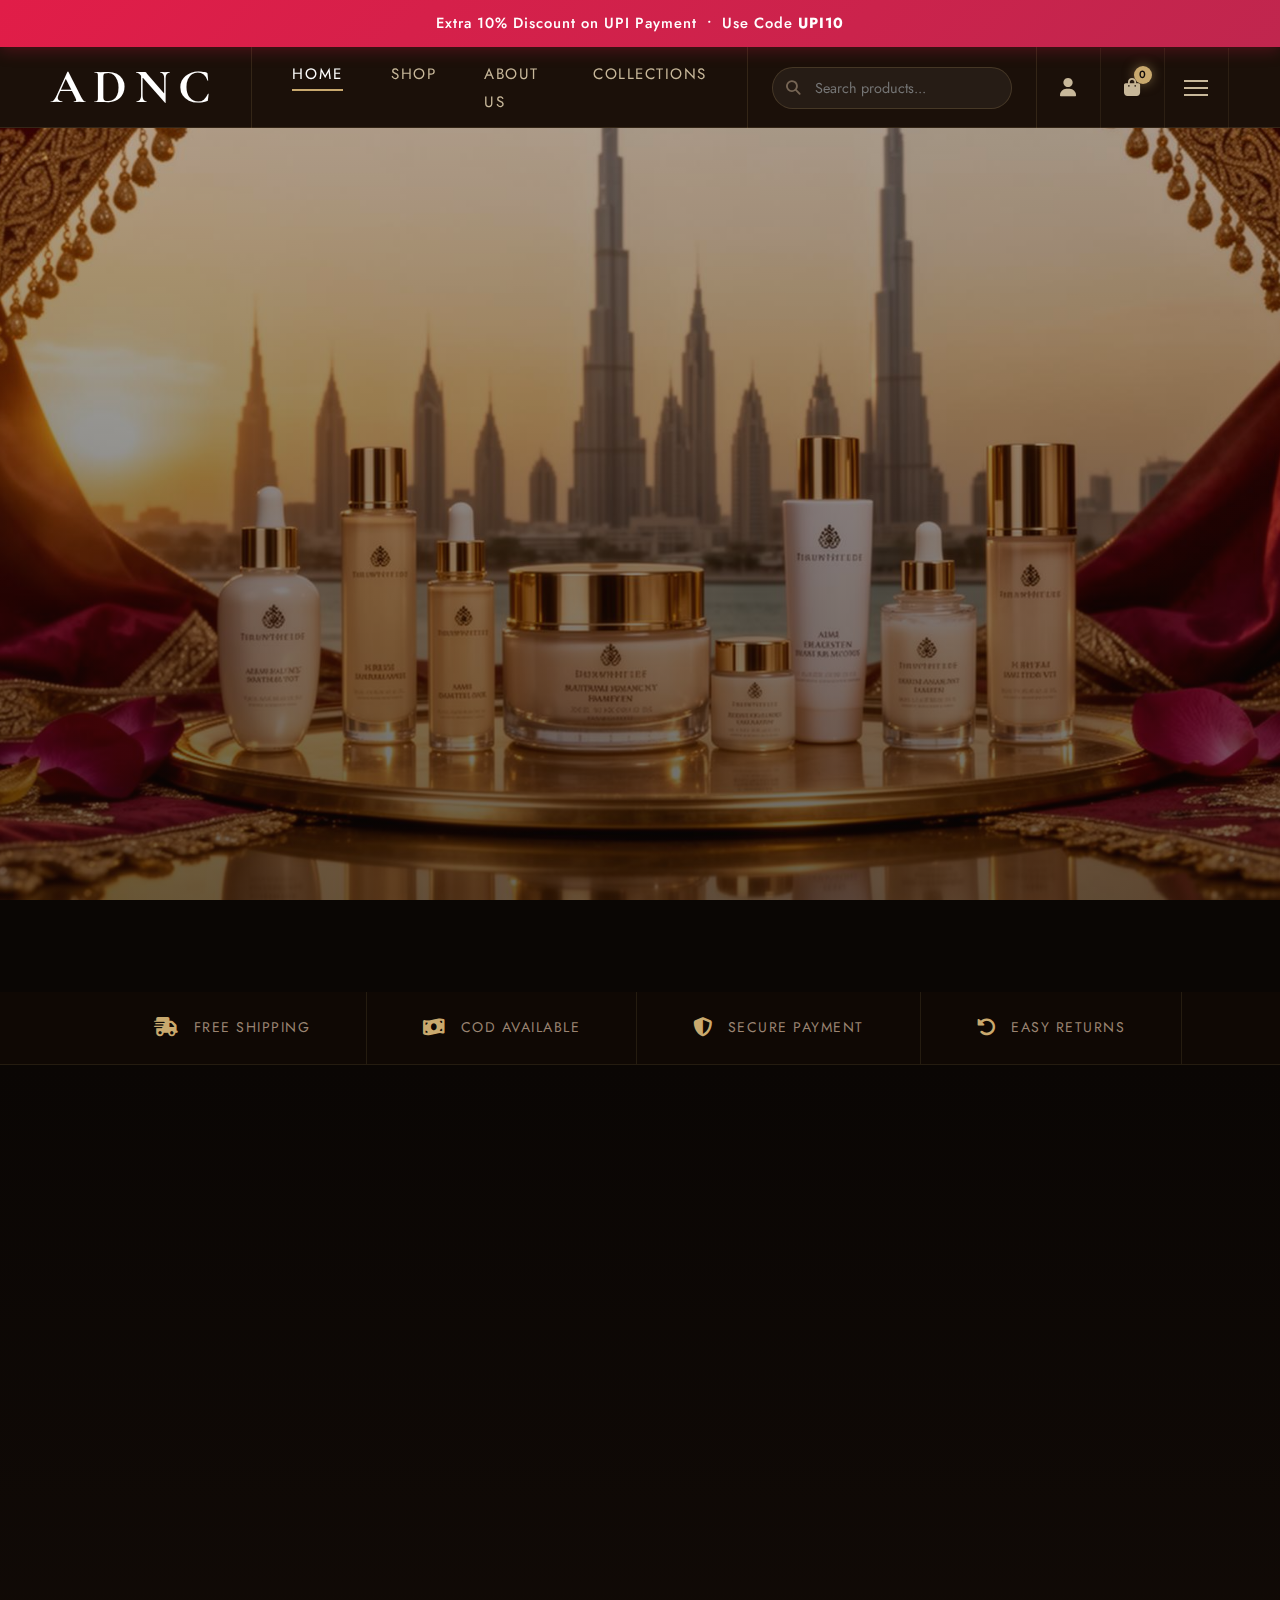
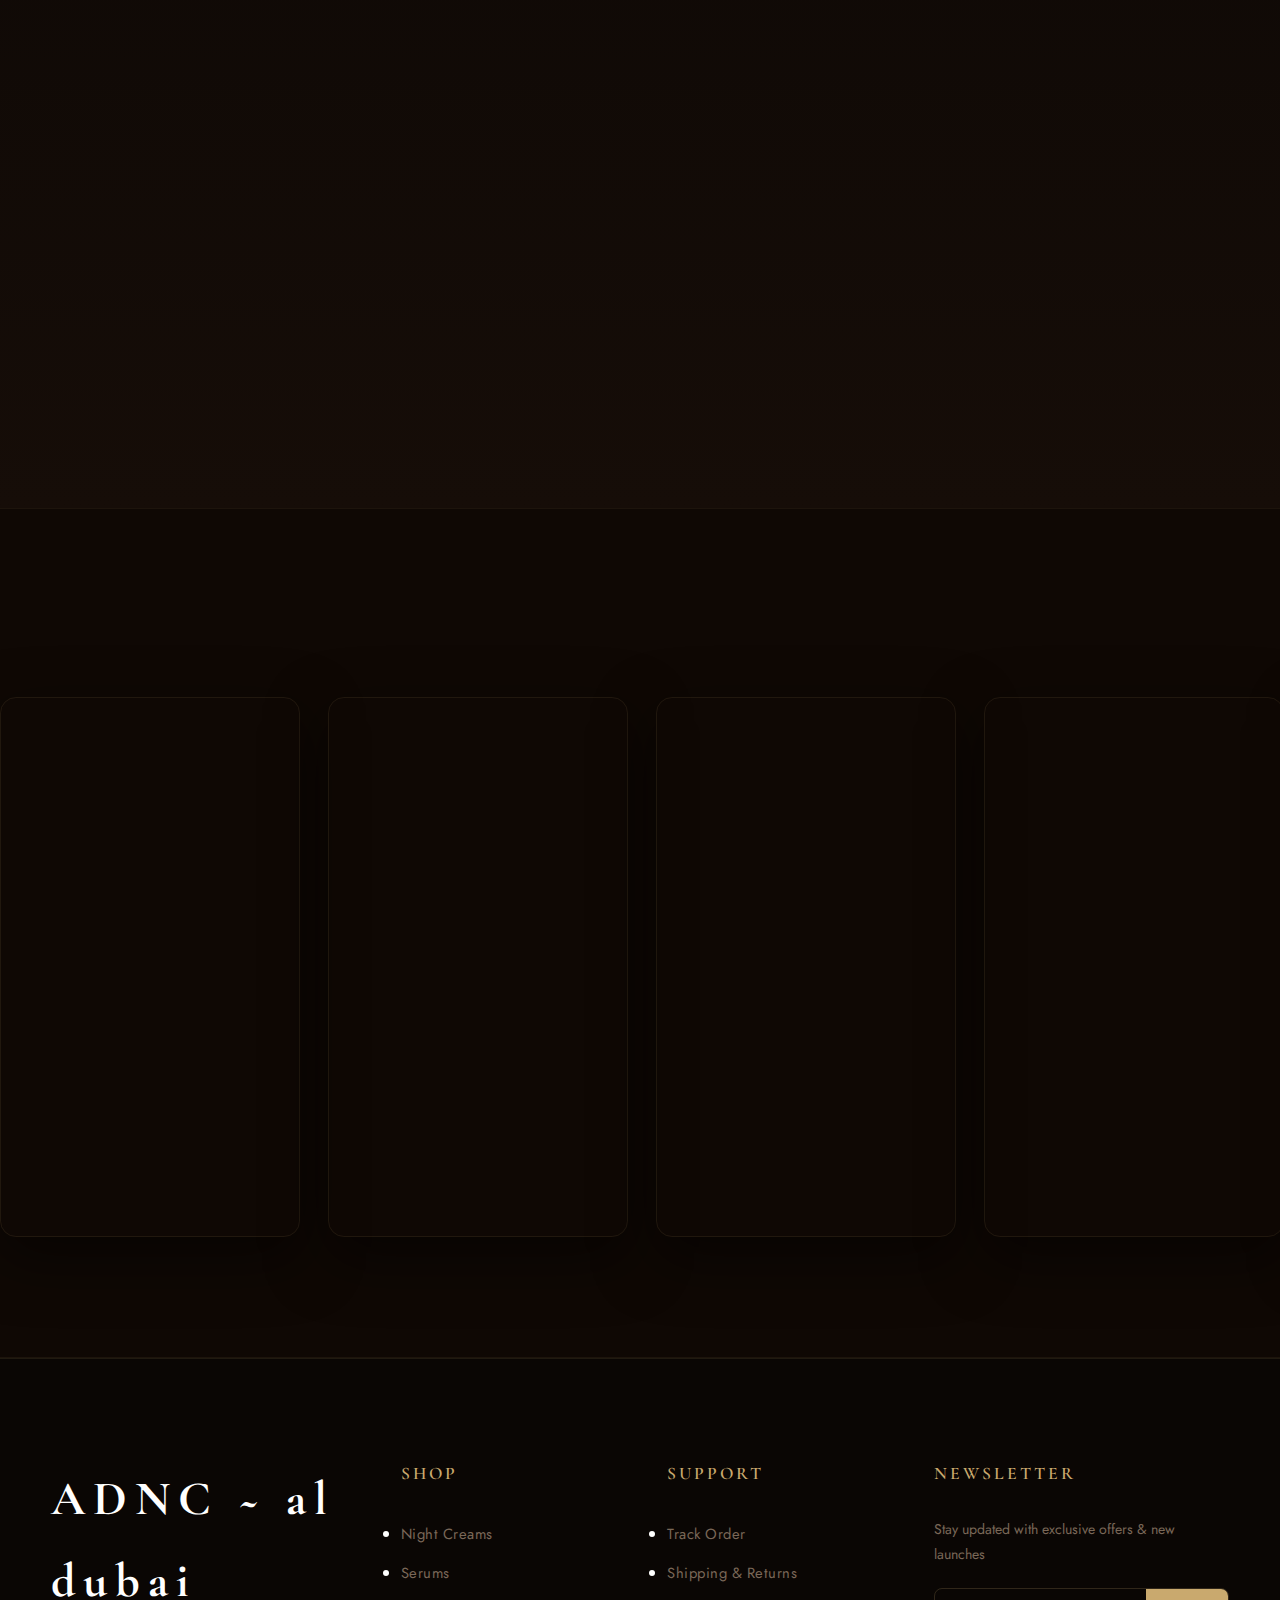
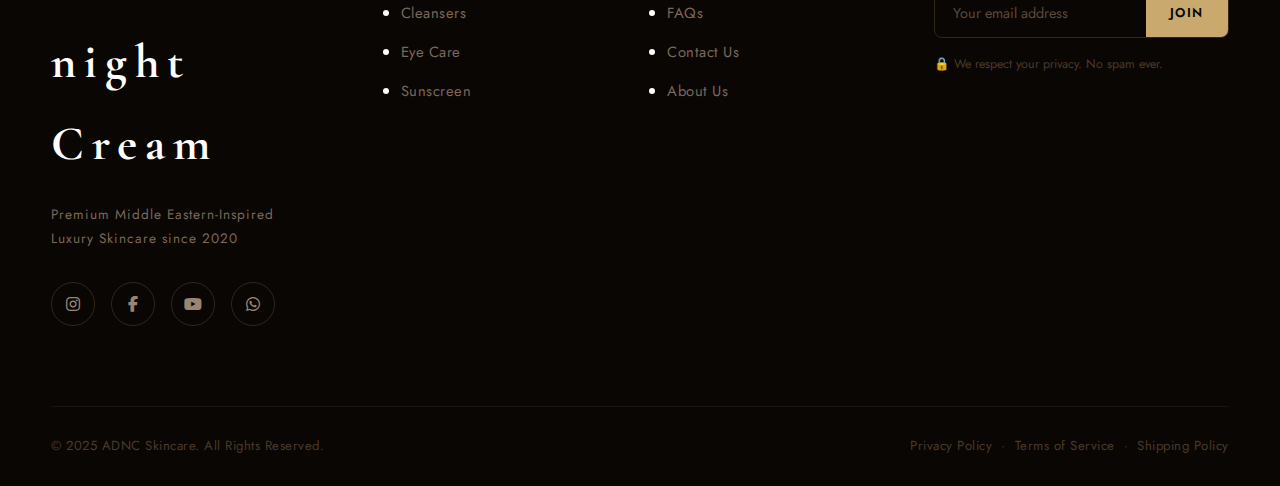
<file: index.html>
<!DOCTYPE html>
<html lang="en">
<head>
  <meta charset="UTF-8" />
  <meta name="viewport" content="width=device-width, initial-scale=1.0"/>
  <title>ADNC - Luxury Skincare</title>
  <link href="https://fonts.googleapis.com/css2?family=Cormorant+Garamond:wght@300;400;500;600;700&family=Jost:wght@300;400;500;600&display=swap" rel="stylesheet">
  <link rel="stylesheet" href="https://cdnjs.cloudflare.com/ajax/libs/font-awesome/6.5.0/css/all.min.css">
  <link href="https://unpkg.com/aos@2.3.1/dist/aos.css" rel="stylesheet">

  <style>
    :root {
      --primary: #E11D48;
      --gold: #c9a96e;
      --dark: #0f0a08;
      --warm-dark: #1c1109;
      --card-bg: #160d08;
      --bg: #0a0604;
      --radius: 16px;
      --transition: all 0.55s cubic-bezier(0.23, 1, 0.32, 1);
      --glow-gold: 0 0 30px rgba(201,169,110,0.35);
    }

    * { margin: 0; padding: 0; box-sizing: border-box; }

    body {
      font-family: 'Jost', sans-serif;
      background: var(--bg);
      color: #e5e5e5;
      line-height: 1.7;
      overflow-x: hidden;
    }

    .container {
      width: 92%;
      max-width: 1380px;
      margin: 0 auto;
    }

    /* ── PAGE LOAD GOLDEN VIGNETTE ── */
    body::before {
      content: '';
      position: fixed;
      inset: 0;
      background: radial-gradient(circle at 50% 30%, rgba(201,169,110,0.12) 0%, transparent 70%);
      pointer-events: none;
      z-index: 9999;
      opacity: 0;
      animation: vignetteFade 5s forwards;
    }

    @keyframes vignetteFade {
      0% { opacity: 1; }
      100% { opacity: 0; }
    }

    /* Announcement */
    .announcement {
      background: linear-gradient(135deg, var(--primary), #c0264e);
      color: white;
      text-align: center;
      padding: 11px 0;
      font-size: 0.92rem;
      font-weight: 500;
      letter-spacing: 1px;
      position: sticky;
      top: 0;
      z-index: 1001;
      box-shadow: 0 4px 16px rgba(225,29,72,0.25);
      animation: shimmer 8s infinite linear;
    }

    @keyframes shimmer {
      0% { background-position: -200% 0; }
      100% { background-position: 200% 0; }
    }

    /* ===== HEADER ===== */
    .site-header {
      background: rgba(28, 17, 9, 0.97);
      backdrop-filter: blur(16px);
      border-bottom: 1px solid rgba(201,169,110,0.15);
      position: sticky;
      top: 40px;
      z-index: 999;
      transition: var(--transition);
    }

    .site-header.scrolled {
      box-shadow: 0 8px 32px rgba(0,0,0,0.6);
    }

    .nav-flex {
      display: grid;
      grid-template-columns: auto 1fr auto auto;
      align-items: stretch;
      height: 80px;
    }

    .logo {
      font-family: 'Cormorant Garamond', serif;
      font-size: 3rem;
      font-weight: 700;
      letter-spacing: 8px;
      color: white;
      text-decoration: none;
      display: flex;
      align-items: center;
      padding: 0 32px 0 0;
      border-right: 1px solid rgba(201,169,110,0.15);
      white-space: nowrap;
      text-transform: uppercase;
      transition: all 0.5s;
    }

    .logo:hover {
      color: var(--gold);
      transform: scale(1.04);
      text-shadow: 0 0 20px rgba(201,169,110,0.5);
    }

    .logo span {
      color: var(--gold);
    }

    .nav-center {
      display: flex;
      align-items: center;
      padding: 0 40px;
    }

    .menu {
      list-style: none;
      display: flex;
      gap: 3rem;
    }

    .menu a {
      text-decoration: none;
      color: #c8b89a;
      font-weight: 400;
      font-size: 0.95rem;
      letter-spacing: 1.5px;
      text-transform: uppercase;
      position: relative;
      transition: all 0.4s;
    }

    .menu a:hover, .menu a.active {
      color: white;
      letter-spacing: 2px;
    }

    .menu a::after {
      content: '';
      position: absolute;
      width: 0;
      height: 1.5px;
      bottom: -6px;
      left: 0;
      background: var(--gold);
      transition: width 0.5s cubic-bezier(0.23,1,0.32,1);
    }

    .menu a:hover::after, .menu a.active::after {
      width: 100%;
    }

    .header-search {
      display: flex;
      align-items: center;
      border-left: 1px solid rgba(201,169,110,0.15);
      padding: 0 24px;
    }

    .header-search input {
      width: 240px;
      padding: 10px 16px 10px 42px;
      background: rgba(255,255,255,0.05);
      border: 1px solid rgba(201,169,110,0.2);
      border-radius: 50px;
      color: white;
      font-size: 0.9rem;
      font-family: 'Jost', sans-serif;
      transition: all 0.4s;
    }

    .header-search input:focus {
      border-color: var(--gold);
      background: rgba(255,255,255,0.12);
      box-shadow: 0 0 0 4px rgba(201,169,110,0.15);
    }

    .search-wrap {
      position: relative;
    }

    .search-wrap i {
      position: absolute;
      left: 14px;
      top: 50%;
      transform: translateY(-50%);
      color: #776655;
      font-size: 0.9rem;
      transition: color 0.4s;
    }

    .header-search input:focus + .search-wrap i {
      color: var(--gold);
    }

    .nav-icons {
      display: flex;
      align-items: center;
      gap: 0;
      border-left: 1px solid rgba(201,169,110,0.15);
    }

    .nav-icons a, .nav-icons button {
      display: flex;
      align-items: center;
      justify-content: center;
      width: 64px;
      height: 80px;
      color: #c8b89a;
      font-size: 1.15rem;
      background: none;
      border: none;
      cursor: pointer;
      transition: all 0.4s;
      position: relative;
      border-right: 1px solid rgba(201,169,110,0.1);
    }

    .nav-icons a:hover, .nav-icons button:hover {
      color: var(--gold);
      background: rgba(201,169,110,0.08);
      transform: scale(1.1);
    }

    .cart-badge {
      position: absolute;
      top: 18px;
      right: 12px;
      background: var(--gold);
      color: var(--dark);
      font-size: 0.65rem;
      width: 18px;
      height: 18px;
      border-radius: 50%;
      display: flex;
      align-items: center;
      justify-content: center;
      font-weight: 600;
      box-shadow: 0 0 12px rgba(201,169,110,0.5);
    }

    .hamburger {
      display: none;
      flex-direction: column;
      gap: 5px;
      background: none;
      border: none;
      cursor: pointer;
      padding: 0 20px;
      height: 80px;
      align-items: center;
      justify-content: center;
    }

    .hamburger span {
      width: 24px;
      height: 2px;
      background: #c8b89a;
      transition: all 0.4s;
    }

    .mobile-menu {
      position: fixed;
      top: 0;
      right: -100%;
      width: 320px;
      height: 100%;
      background: #160d08;
      z-index: 1002;
      transition: right 0.5s cubic-bezier(0.23,1,0.32,1);
      padding: 100px 48px 48px;
      border-left: 1px solid rgba(201,169,110,0.15);
    }

    .mobile-menu.active { right: 0; }

    .close-menu {
      position: absolute;
      top: 24px;
      right: 24px;
      font-size: 2.5rem;
      background: none;
      border: none;
      cursor: pointer;
      color: #c8b89a;
      transition: transform 0.5s;
    }

    .close-menu:hover {
      transform: rotate(90deg);
      color: var(--gold);
    }

    .mobile-menu ul { list-style: none; }

    .mobile-menu a {
      display: block;
      padding: 18px 0;
      font-size: 1.2rem;
      font-weight: 400;
      letter-spacing: 2px;
      text-transform: uppercase;
      color: #c8b89a;
      text-decoration: none;
      border-bottom: 1px solid rgba(201,169,110,0.1);
      transition: all 0.4s;
    }

    .mobile-menu a:hover {
      color: var(--gold);
      padding-left: 12px;
    }

    .overlay {
      position: fixed;
      inset: 0;
      background: rgba(0,0,0,0.7);
      z-index: 1001;
      opacity: 0;
      pointer-events: none;
      transition: opacity 0.5s;
    }

    .overlay.active { opacity: 1; pointer-events: all; }

    /* ===== HERO ===== */
    .hero {
      height: 96vh;
      min-height: 700px;
      background: url('assets/uploads/products/nighttime-banner.jpg') center/cover no-repeat fixed;
      display: flex;
      align-items: center;
      justify-content: center;
      text-align: center;
      color: white;
      position: relative;
      overflow: hidden;
    }

    .hero::before {
      content: "";
      position: absolute;
      inset: 0;
      background: linear-gradient(to bottom, rgba(10,6,4,0.3) 0%, rgba(10,6,4,0.65) 100%);
      z-index: 1;
      animation: vignettePulse 12s infinite ease-in-out;
    }

    @keyframes vignettePulse {
      0%, 100% { opacity: 0.65; }
      50% { opacity: 0.8; }
    }

    .hero-content {
      position: relative;
      z-index: 2;
      max-width: 1000px;
      padding: 0 30px;
      opacity: 0;
      transform: translateY(60px);
      animation: heroReveal 1.8s cubic-bezier(0.23,1,0.32,1) forwards 0.6s;
    }

    @keyframes heroReveal {
      to { opacity: 1; transform: translateY(0); }
    }

    .hero-eyebrow {
      font-size: 0.85rem;
      letter-spacing: 5px;
      text-transform: uppercase;
      color: var(--gold);
      margin-bottom: 24px;
      font-weight: 400;
      opacity: 0;
      animation: fadeIn 1.2s forwards 1s;
    }

    .hero h1 {
      font-family: 'Cormorant Garamond', serif;
      font-size: clamp(4rem, 9vw, 7.5rem);
      line-height: 1.0;
      margin-bottom: 1.6rem;
      letter-spacing: -1px;
      font-weight: 600;
      background: linear-gradient(90deg, white, var(--gold), white);
      -webkit-background-clip: text;
      background-clip: text;
      -webkit-text-fill-color: transparent;
      background-size: 200% 100%;
      animation: shimmerGold 10s infinite linear;
    }

    @keyframes shimmerGold {
      0% { background-position: -200% 0; }
      100% { background-position: 200% 0; }
    }

    .hero p {
      font-size: clamp(1.1rem, 2.5vw, 1.5rem);
      max-width: 600px;
      margin: 0 auto 2.8rem;
      opacity: 0.85;
      font-weight: 300;
      letter-spacing: 0.5px;
      opacity: 0;
      animation: fadeIn 1.4s forwards 1.4s;
    }

    .btn-hero {
      display: inline-flex;
      align-items: center;
      gap: 12px;
      background: transparent;
      color: white;
      padding: 18px 52px;
      border: 1px solid rgba(255,255,255,0.6);
      border-radius: 0;
      font-size: 0.9rem;
      font-weight: 500;
      letter-spacing: 3px;
      text-transform: uppercase;
      cursor: pointer;
      transition: var(--transition);
      text-decoration: none;
      font-family: 'Jost', sans-serif;
      position: relative;
      overflow: hidden;
    }

    .btn-hero::before {
      content: '';
      position: absolute;
      top: 0; left: -100%;
      width: 100%; height: 100%;
      background: linear-gradient(90deg, transparent, rgba(255,255,255,0.3), transparent);
      transition: left 0.8s ease;
    }

    .btn-hero:hover::before {
      left: 100%;
    }

    .btn-hero:hover {
      background: white;
      color: #0a0604;
      border-color: white;
      transform: translateY(-3px);
      box-shadow: 0 12px 40px rgba(255,255,255,0.25);
    }

    /* Trust Bar – Golden pulse + hover scale */
    .trust-bar {
      display: flex;
      justify-content: center;
      gap: 0;
      border-bottom: 1px solid rgba(201,169,110,0.12);
      flex-wrap: wrap;
      background: #0f0804;
    }

    .trust-item {
      display: flex;
      align-items: center;
      gap: 14px;
      font-weight: 400;
      font-size: 0.88rem;
      letter-spacing: 1.5px;
      text-transform: uppercase;
      color: #9a8472;
      padding: 24px 56px;
      border-right: 1px solid rgba(201,169,110,0.12);
      transition: all 0.5s cubic-bezier(0.23,1,0.32,1);
      animation: pulseTrust 6s infinite ease-in-out;
    }

    @keyframes pulseTrust {
      0%, 100% { transform: scale(1); }
      50% { transform: scale(1.02); }
    }

    .trust-item:hover {
      color: var(--gold);
      transform: scale(1.08);
      background: rgba(201,169,110,0.08);
    }

    .trust-item i {
      font-size: 1.2rem;
      color: var(--gold);
      transition: transform 0.6s;
    }

    .trust-item:hover i {
      transform: rotate(360deg);
    }

    /* ===== BESTSELLERS ===== */
    .bestsellers {
      padding: 120px 0;
      background: linear-gradient(to bottom, #0a0604, #160d08);
    }

    .scroll-container {
      overflow-x: auto;
      -webkit-overflow-scrolling: touch;
    }

    .scroll-container::-webkit-scrollbar { display: none; }

    .scroll-track {
      display: flex;
      gap: 32px;
      padding: 8px 8px 32px;
    }

    .product-card {
      flex: 0 0 340px;
      background: var(--card-bg);
      border-radius: 20px;
      overflow: hidden;
      border: 1px solid rgba(201,169,110,0.08);
      transition: var(--transition);
      position: relative;
      opacity: 0;
      transform: translateY(80px) rotateX(15deg);
      animation: cardCinema 1.2s cubic-bezier(0.23,1,0.32,1) forwards;
    }

    @keyframes cardCinema {
      to { opacity: 1; transform: translateY(0) rotateX(0); }
    }

    .product-card:nth-child(1) { animation-delay: 0.2s; }
    .product-card:nth-child(2) { animation-delay: 0.35s; }
    .product-card:nth-child(3) { animation-delay: 0.5s; }
    .product-card:nth-child(4) { animation-delay: 0.65s; }

    .product-card:hover {
      transform: translateY(-16px);
      border-color: rgba(201,169,110,0.35);
      box-shadow: 0 40px 80px rgba(0,0,0,0.6), 0 0 40px rgba(201,169,110,0.25);
    }

    .product-badge {
      position: absolute;
      top: 20px;
      left: 20px;
      background: var(--primary);
      color: white;
      font-size: 0.72rem;
      letter-spacing: 1.5px;
      text-transform: uppercase;
      padding: 6px 14px;
      border-radius: 0;
      z-index: 2;
      font-weight: 500;
      box-shadow: 0 4px 16px rgba(225,29,72,0.4);
    }

    .product-image-wrap {
      overflow: hidden;
      height: 380px;
      position: relative;
    }

    .product-image {
      width: 100%;
      height: 100%;
      object-fit: cover;
      transition: transform 1s cubic-bezier(0.23,1,0.32,1);
    }

    .product-card:hover .product-image {
      transform: scale(1.12);
    }

    .product-image-wrap::after {
      content: '';
      position: absolute;
      inset: 0;
      background: radial-gradient(circle at 50% 50%, rgba(201,169,110,0.18) 0%, transparent 70%);
      opacity: 0;
      transition: opacity 1s ease;
      pointer-events: none;
    }

    .product-card:hover .product-image-wrap::after {
      opacity: 1;
    }

    .product-info {
      padding: 28px 28px 32px;
    }

    .product-title {
      font-family: 'Cormorant Garamond', serif;
      font-size: 1.4rem;
      font-weight: 600;
      margin-bottom: 8px;
      color: white;
      letter-spacing: 0.3px;
    }

    .product-sub {
      font-size: 0.82rem;
      color: #7a6858;
      letter-spacing: 1px;
      text-transform: uppercase;
      margin-bottom: 16px;
    }

    .rating {
      color: var(--gold);
      font-size: 1rem;
      margin-bottom: 16px;
      display: flex;
      align-items: center;
      gap: 8px;
    }

    .rating span {
      color: #7a6858;
      font-size: 0.85rem;
      font-family: 'Jost', sans-serif;
    }

    .price-row {
      display: flex;
      align-items: center;
      gap: 12px;
      margin-bottom: 22px;
    }

    .product-price {
      font-family: 'Cormorant Garamond', serif;
      font-size: 1.9rem;
      font-weight: 600;
      color: white;
    }

    .product-price del {
      color: #5a4a3a;
      font-size: 1.2rem;
      font-weight: 400;
    }

    .save-tag {
      background: rgba(225,29,72,0.15);
      color: var(--primary);
      font-size: 0.75rem;
      padding: 4px 10px;
      border-radius: 4px;
      font-weight: 500;
      letter-spacing: 0.5px;
    }

    .btn-cart {
      display: flex;
      align-items: center;
      justify-content: center;
      gap: 10px;
      width: 100%;
      padding: 15px 24px;
      background: transparent;
      border: 1px solid rgba(201,169,110,0.4);
      color: var(--gold);
      font-family: 'Jost', sans-serif;
      font-size: 0.85rem;
      font-weight: 500;
      letter-spacing: 2px;
      text-transform: uppercase;
      cursor: pointer;
      border-radius: 8px;
      transition: var(--transition);
      position: relative;
      overflow: hidden;
    }

    .btn-cart::before {
      content: '';
      position: absolute;
      top: 50%; left: -100%;
      width: 200%; height: 200%;
      background: linear-gradient(90deg, transparent, rgba(201,169,110,0.4), transparent);
      transform: translateY(-50%);
      transition: left 0.8s ease;
    }

    .btn-cart:hover::before {
      left: 100%;
    }

    .btn-cart:hover {
      background: var(--gold);
      color: #0a0604;
      border-color: var(--gold);
      transform: translateY(-3px);
      box-shadow: 0 12px 40px rgba(201,169,110,0.45);
    }

    /* ===== REELS ===== */
    .reels-section {
      background: #0f0804;
      padding: 120px 0;
      overflow: hidden;
      border-top: 1px solid rgba(201,169,110,0.08);
      border-bottom: 1px solid rgba(201,169,110,0.08);
    }

    .reel-track {
      display: flex;
      gap: 28px;
      animation: scrollReels 60s linear infinite;
      width: max-content;
    }

    .reel-track:hover {
      animation-play-state: paused;
    }

    @keyframes scrollReels {
      0% { transform: translateX(0); }
      100% { transform: translateX(-50%); }
    }

    .reel-card {
      flex: 0 0 300px;
      height: 540px;
      border-radius: 16px;
      overflow: hidden;
      border: 1px solid rgba(201,169,110,0.1);
      box-shadow: 0 20px 60px rgba(0,0,0,0.5);
      transition: transform 0.6s cubic-bezier(0.23,1,0.32,1);
    }

    .reel-card:hover {
      transform: scale(1.06);
      box-shadow: 0 40px 100px rgba(201,169,110,0.25);
    }

    .reel-card iframe {
      width: 100%;
      height: 100%;
      border: none;
    }

    /* ===== FOOTER ===== */
    .site-footer {
      background: #0a0604;
      border-top: 1px solid rgba(201,169,110,0.12);
      color: white;
      padding: 100px 0 0;
    }

    .footer-grid {
      display: grid;
      grid-template-columns: 1.4fr 1fr 1fr 1.4fr;
      gap: 60px;
      padding-bottom: 80px;
      border-bottom: 1px solid rgba(255,255,255,0.06);
    }

    .footer-logo {
      font-family: 'Cormorant Garamond', serif;
      font-size: 3rem;
      font-weight: 700;
      letter-spacing: 8px;
      color: white;
      margin-bottom: 16px;
      display: block;
      animation: logoGlow 6s infinite ease-in-out;
    }

    @keyframes logoGlow {
      0%, 100% { text-shadow: 0 0 20px rgba(201,169,110,0.3); }
      50% { text-shadow: 0 0 40px rgba(201,169,110,0.6); }
    }

    .footer-tagline {
      font-size: 0.85rem;
      color: #7a6858;
      letter-spacing: 1px;
      margin-bottom: 32px;
      line-height: 1.8;
    }

    .social-icons {
      display: flex;
      gap: 16px;
    }

    .social-icons a {
      width: 44px;
      height: 44px;
      border: 1px solid rgba(201,169,110,0.2);
      border-radius: 50%;
      display: flex;
      align-items: center;
      justify-content: center;
      color: #9a8472;
      font-size: 1rem;
      text-decoration: none;
      transition: all 0.5s cubic-bezier(0.23,1,0.32,1);
      position: relative;
    }

    .social-icons a:hover {
      border-color: var(--gold);
      color: var(--gold);
      background: rgba(201,169,110,0.08);
      transform: scale(1.2) rotate(10deg);
      box-shadow: 0 0 20px rgba(201,169,110,0.5);
    }

    .footer-heading {
      font-family: 'Cormorant Garamond', serif;
      font-size: 1.1rem;
      font-weight: 600;
      letter-spacing: 3px;
      text-transform: uppercase;
      color: var(--gold);
      margin-bottom: 28px;
    }

    .footer-links li { margin-bottom: 4px; }

    .footer-links a {
      color: #7a6858;
      text-decoration: none;
      font-size: 0.92rem;
      line-height: 2.4;
      letter-spacing: 0.5px;
      transition: all 0.4s;
    }

    .footer-links a:hover {
      color: white;
      padding-left: 8px;
    }

    .newsletter-form {
      display: flex;
      margin-top: 20px;
      border: 1px solid rgba(201,169,110,0.2);
      border-radius: 8px;
      overflow: hidden;
    }

    .newsletter-form input {
      flex: 1;
      padding: 14px 18px;
      background: transparent;
      border: none;
      color: white;
      font-size: 0.9rem;
      font-family: 'Jost', sans-serif;
    }

    .newsletter-form input::placeholder { color: #5a4a3a; }
    .newsletter-form input:focus { outline: none; }

    .newsletter-form button {
      background: var(--gold);
      color: #0a0604;
      border: none;
      padding: 14px 24px;
      font-size: 0.8rem;
      font-weight: 600;
      letter-spacing: 1.5px;
      text-transform: uppercase;
      cursor: pointer;
      transition: 0.4s;
      font-family: 'Jost', sans-serif;
    }

    .newsletter-form button:hover {
      background: white;
      transform: translateY(-2px);
    }

    .footer-bottom {
      padding: 28px 0;
      display: flex;
      justify-content: space-between;
      align-items: center;
      font-size: 0.82rem;
      color: #4a3a2a;
      letter-spacing: 0.5px;
    }

    /* Responsive */
    @media (max-width: 1200px) {
      .footer-grid { grid-template-columns: 1fr 1fr; }
    }

    @media (max-width: 992px) {
      .menu { display: none; }
      .hamburger { display: flex; }
      .nav-center { display: none; }
      .header-search { display: none; }
      .nav-flex { grid-template-columns: 1fr auto auto; }
      .trust-item { padding: 20px 28px; }
      .footer-grid { grid-template-columns: 1fr 1fr; }
    }

    @media (max-width: 600px) {
      .hero h1 { font-size: 3.2rem; }
      .footer-grid { grid-template-columns: 1fr; }
      .footer-bottom { flex-direction: column; gap: 12px; text-align: center; }
      .trust-item { padding: 18px 20px; font-size: 0.8rem; }
    }
  </style>
</head>
<body>

  <div class="announcement">
    Extra 10% Discount on UPI Payment &nbsp;•&nbsp; Use Code <strong>UPI10</strong>
  </div>

  <header class="site-header">
    <div class="container nav-flex">
      <a href="index.html" class="logo">ADNC</span></a>

      <nav class="nav-center">
        <ul class="menu">
          <li><a href="index.html" class="active">Home</a></li>
          <li><a href="shop.html">Shop</a></li>
          <li><a href="about-us.html">About Us</a></li>
          <li><a href="collections.html">Collections</a></li>
        </ul>
      </nav>

      <div class="header-search">
        <div class="search-wrap">
          <i class="fas fa-search"></i>
          <input type="search" placeholder="Search products..." id="globalSearch">
        </div>
      </div>

      <div class="nav-icons">
        <a href="login.html" title="Account"><i class="fas fa-user"></i></a>
        <a href="cart.html" title="Cart">
          <i class="fas fa-shopping-bag"></i>
          <span class="cart-badge">0</span>
        </a>
        <button class="hamburger" id="hamburgerBtn">
          <span></span><span></span><span></span>
        </button>
      </div>
    </div>
  </header>

  <div class="overlay" id="overlay"></div>

  <div class="mobile-menu" id="mobileMenu">
    <button class="close-menu" id="closeMenuBtn">×</button>
    <ul>
      <li><a href="index.html">Home</a></li>
      <li><a href="shop.html">Shop</a></li>
      <li><a href="about-us.html">About Us</a></li>
      <li><a href="collections.html">Collections</a></li>
      <li><a href="login.html">Account</a></li>
      <li><a href="cart.html">Cart</a></li>
    </ul>
  </div>

  <main>
    <!-- HERO -->
    <section class="hero">
      <div class="hero-content">
        <p class="hero-eyebrow">Middle Eastern Luxury Skincare</p>
        <h1>Wake Up to<br>Radiant Royal Glow</h1>
        <p>Experience the pinnacle of luxury skincare inspired by ancient Arabian rituals</p>
        <a href="shop.html" class="btn-hero">Discover Collection <i class="fas fa-arrow-right" style="font-size:0.8rem;"></i></a>
      </div>
    </section>

    <!-- TRUST BAR -->
    <div class="trust-bar">
      <div class="trust-item"><i class="fas fa-truck-fast"></i> Free Shipping</div>
      <div class="trust-item"><i class="fas fa-money-bill-wave"></i> COD Available</div>
      <div class="trust-item"><i class="fas fa-shield-halved"></i> Secure Payment</div>
      <div class="trust-item"><i class="fas fa-rotate-left"></i> Easy Returns</div>
    </div>

    <!-- BESTSELLERS -->
    <section class="bestsellers">
      <div class="container">
        <p class="section-label" data-aos="fade-up">Curated For You</p>
        <h2 class="section-title" data-aos="fade-up" data-aos-delay="80">Explore Our Bestsellers</h2>
        <div class="scroll-container">
          <div class="scroll-track">

            <div class="product-card" data-aos="fade-up" data-aos-delay="100">
              <span class="product-badge">Bestseller</span>
              <div class="product-image-wrap">
                <img src="assets/uploads/products/product-nightcream.jpg" alt="ADNC Dubai Night Cream" class="product-image">
              </div>
              <div class="product-info">
                <p class="product-sub">Night Ritual</p>
                <h3 class="product-title">ADNC Dubai Night Cream</h3>
                <div class="rating">★★★★★ <span>(128 Reviews)</span></div>
                <div class="price-row">
                  <span class="product-price">₹8,999 <del>₹11,499</del></span>
                  <span class="save-tag">Save 22%</span>
                </div>
                <button class="btn-cart">
                  <span class="cart-icon-btn">🛒</span> Add to Cart
                </button>
              </div>
            </div>
            

            <!-- Repeat similar structure for other cards -->

          </div>
        </div>
      </div>
    </section>

    <!-- REELS -->
    <section class="reels-section">
      <div class="container">
        <p class="section-label" data-aos="fade-up">Social</p>
        <h2 class="section-title" data-aos="fade-up" data-aos-delay="80">Follow us !@ADNC on Instagram</h2>
      </div>
      <div class="reel-track" id="reelTrack"></div>
    </section>

  </main>

  <footer class="site-footer">
    <div class="container">
      <div class="footer-grid">
        <div>
          <span class="footer-logo">ADNC ~ al dubai night Cream</span>
          <p class="footer-tagline">Premium Middle Eastern-Inspired<br>Luxury Skincare since 2020</p>
          <div class="social-icons">
            <a href="#"><i class="fab fa-instagram"></i></a>
            <a href="#"><i class="fab fa-facebook-f"></i></a>
            <a href="#"><i class="fab fa-youtube"></i></a>
            <a href="#"><i class="fab fa-whatsapp"></i></a>
          </div>
        </div>
        <div>
          <h4 class="footer-heading">Shop</h4>
          <ul class="footer-links">
            <li><a href="shop.html">Night Creams</a></li>
            <li><a href="shop.html">Serums</a></li>
            <li><a href="shop.html">Cleansers</a></li>
            <li><a href="shop.html">Eye Care</a></li>
            <li><a href="shop.html">Sunscreen</a></li>
          </ul>
        </div>
        <div>
          <h4 class="footer-heading">Support</h4>
          <ul class="footer-links">
            <li><a href="#">Track Order</a></li>
            <li><a href="#">Shipping & Returns</a></li>
            <li><a href="#">FAQs</a></li>
            <li><a href="#">Contact Us</a></li>
            <li><a href="about-us.html">About Us</a></li>
          </ul>
        </div>
        <div>
          <h4 class="footer-heading">Newsletter</h4>
          <p style="font-size:0.88rem; color:#7a6858; margin-bottom:8px; line-height:1.8;">Stay updated with exclusive offers & new launches</p>
          <form class="newsletter-form">
            <input type="email" placeholder="Your email address" required>
            <button type="submit">Join</button>
          </form>
          <p style="font-size:0.78rem; color:#4a3a2a; margin-top:16px;">🔒 We respect your privacy. No spam ever.</p>
        </div>
      </div>
      <div class="footer-bottom">
        <p>© 2025 ADNC Skincare. All Rights Reserved.</p>
        <p>Privacy Policy &nbsp;·&nbsp; Terms of Service &nbsp;·&nbsp; Shipping Policy</p>
      </div>
    </div>
  </footer>

  <script src="https://unpkg.com/aos@2.3.1/dist/aos.js"></script>
  <script>
    AOS.init({ duration: 1200, once: true, easing: 'ease-out-cubic' });

    // Mobile Menu (same as before)
    const hamburgerBtn = document.getElementById('hamburgerBtn');
    const mobileMenu = document.getElementById('mobileMenu');
    const overlay = document.getElementById('overlay');
    const closeMenuBtn = document.getElementById('closeMenuBtn');

    function openMenu() {
      mobileMenu.classList.add('active');
      overlay.classList.add('active');
      document.body.style.overflow = 'hidden';
    }

    function closeMenu() {
      mobileMenu.classList.remove('active');
      overlay.classList.remove('active');
      document.body.style.overflow = '';
    }

    hamburgerBtn?.addEventListener('click', openMenu);
    closeMenuBtn?.addEventListener('click', closeMenu);
    overlay?.addEventListener('click', closeMenu);

    // Search (same)
    document.getElementById('globalSearch')?.addEventListener('keypress', e => {
      if (e.key === 'Enter') {
        const q = e.target.value.trim();
        if (q) window.location.href = `shop.html?search=${encodeURIComponent(q)}`;
      }
    });

    // Reels (same)
    const reelLinks = [
      "https://www.youtube.com/embed/3hHzinrLq0Y",
      "https://www.youtube.com/embed/1EGTknBUS5s",
      "https://www.youtube.com/embed/jNQXAC9IVRw",
      "https://www.youtube.com/embed/9bZkp7q19f0",
      "https://www.youtube.com/embed/3hHzinrLq0Y",
      "https://www.youtube.com/embed/1EGTknBUS5s",
      "https://www.youtube.com/embed/jNQXAC9IVRw",
      "https://www.youtube.com/embed/9bZkp7q19f0"
    ];

    const reelTrack = document.getElementById("reelTrack");
    reelLinks.forEach(link => {
      const card = document.createElement("div");
      card.className = "reel-card";
      card.innerHTML = `<iframe src="${link}" allow="autoplay; encrypted-media" allowfullscreen loading="lazy"></iframe>`;
      reelTrack.appendChild(card);
    });

    // Enhanced Add to Cart
    document.querySelectorAll('.btn-cart').forEach(btn => {
      btn.addEventListener('click', function() {
        const badge = document.querySelector('.cart-badge');
        if (badge) {
          let count = parseInt(badge.textContent || 0) + 1;
          badge.textContent = count;
          badge.style.transform = 'scale(1.4)';
          setTimeout(() => badge.style.transform = 'scale(1)', 300);
        }

        this.innerHTML = '<i class="fas fa-check"></i> Added!';
        this.style.background = 'var(--gold)';
        this.style.color = '#0a0604';
        this.style.transform = 'scale(1.05)';
        setTimeout(() => {
          this.innerHTML = '<span class="cart-icon-btn">🛒</span> Add to Cart';
          this.style.background = 'transparent';
          this.style.color = 'var(--gold)';
          this.style.transform = 'scale(1)';
        }, 2200);
      });
    });
  </script>
</body>
</html>
</file>
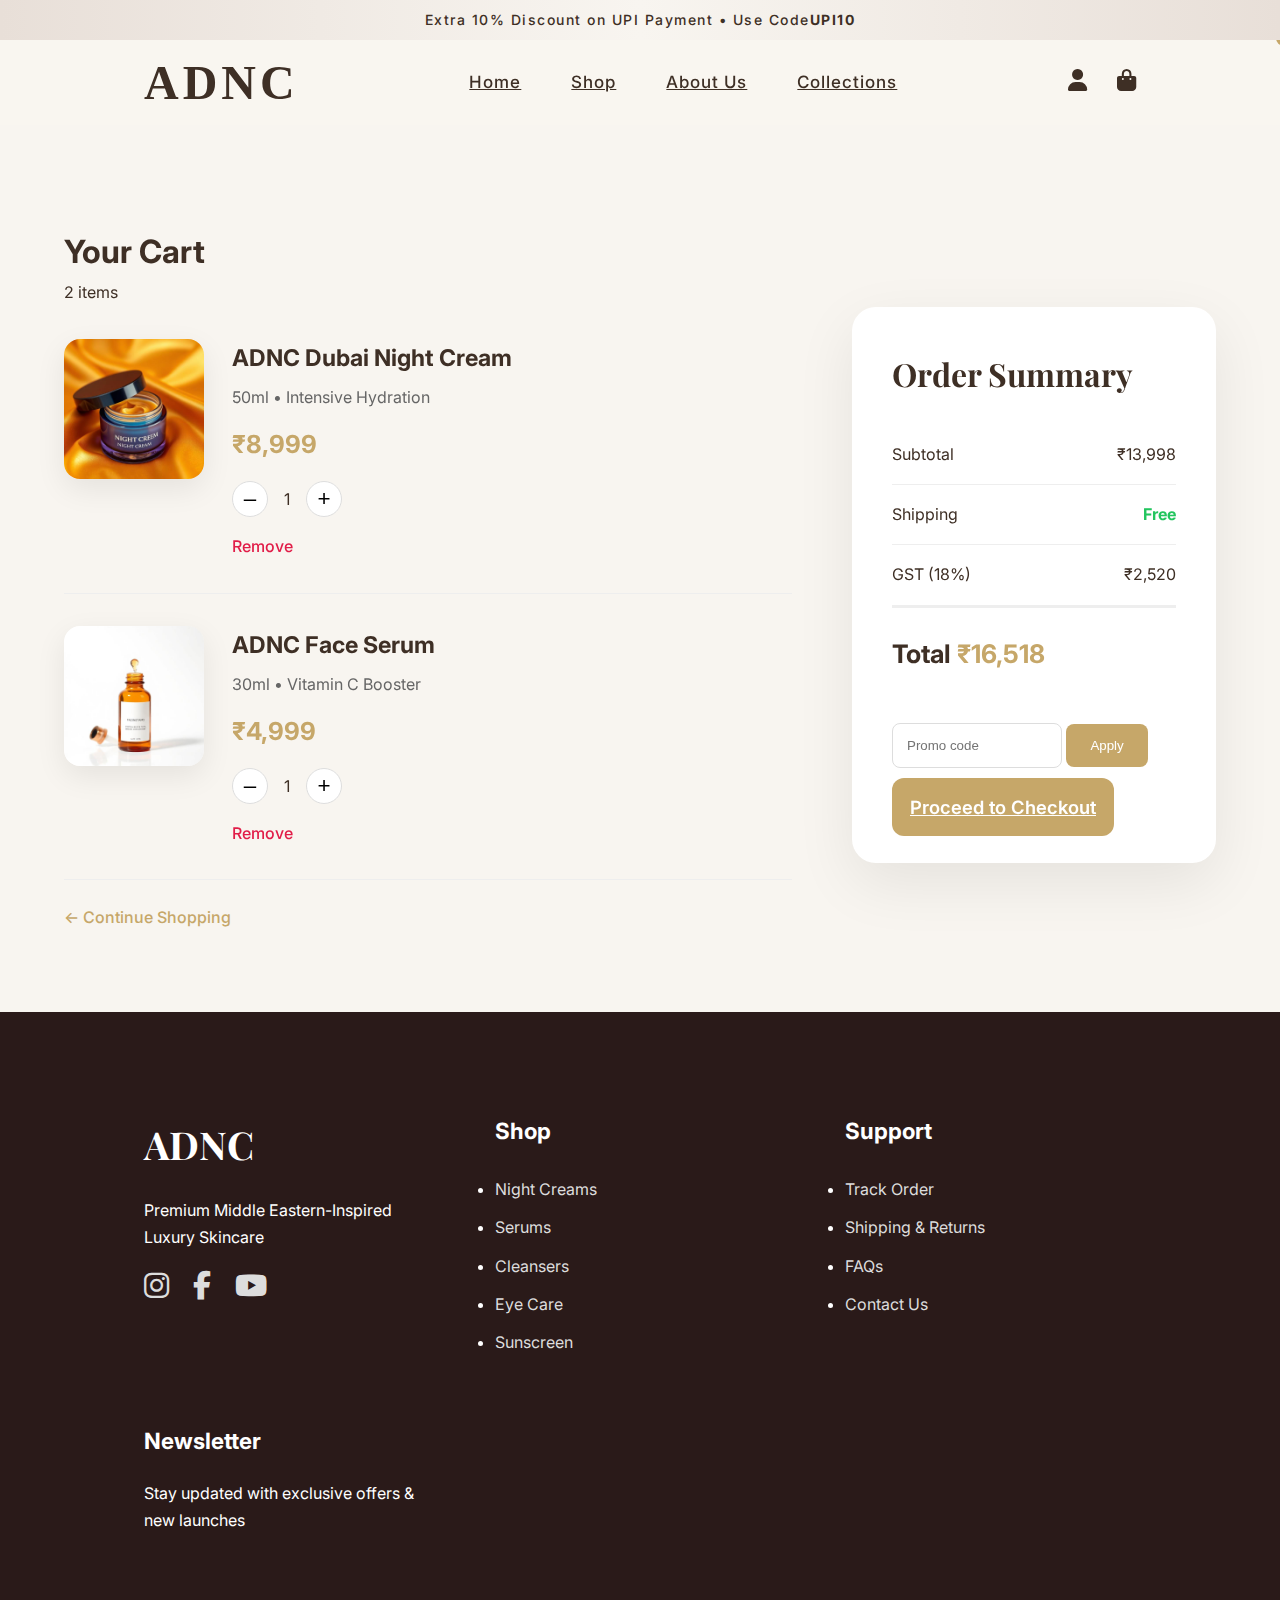
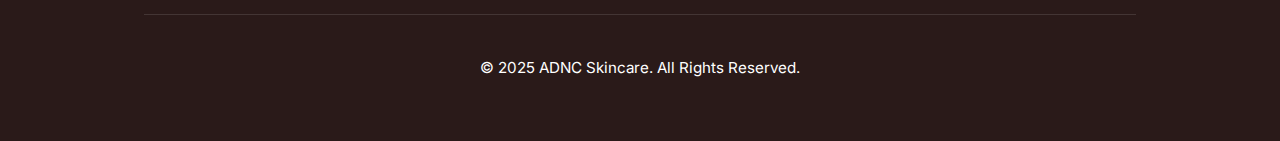
<file: cart.html>
<!DOCTYPE html>
<html lang="en">
<head>
  <meta charset="UTF-8" />
  <meta name="viewport" content="width=device-width, initial-scale=1.0"/>
  <title>Your Cart - ADNC Luxury Skincare</title>
  <link href="https://fonts.googleapis.com/css2?family=Inter:wght@300;400;500;600&family=Playfair+Display:wght@500;600;700&family=Trajan+Pro:wght@400;700&display=swap" rel="stylesheet">
  <link rel="stylesheet" href="https://cdnjs.cloudflare.com/ajax/libs/font-awesome/6.5.0/css/all.min.css">
  <link href="https://unpkg.com/aos@2.3.1/dist/aos.css" rel="stylesheet">

  <style>
    :root {
      --primary: #c6a769;
      --text: #3e2f25;
      --bg-light: #f8f5f0;
      --gradient-start: #e8dfd8;
      --gradient-end: #f8f5f0;
      --radius: 16px;
      --transition: all 0.45s cubic-bezier(0.4, 0, 0.2, 1);
    }

    * { margin:0; padding:0; box-sizing:border-box; }
    body {
      font-family: 'Inter', sans-serif;
      background: var(--bg-light);
      color: var(--text);
      line-height: 1.7;
    }

    .container { width: 90%; max-width: 1320px; margin: 0 auto; padding: 0 80px; }

    /* Announcement + Header + Mobile Menu (exact same as index/shop) */
    .announcement {
      height: 40px;
      background: linear-gradient(90deg, var(--gradient-start), var(--gradient-end), var(--gradient-start));
      color: #3e2f25;
      font-size: 14px;
      font-weight: 500;
      letter-spacing: 1.5px;
      display: flex;
      align-items: center;
      justify-content: center;
      position: fixed;
      top: 0;
      width: 100%;
      z-index: 1000;
      animation: shimmer 8s infinite linear;
    }
    @keyframes shimmer { 0% {background-position:-200% 0} 100% {background-position:200% 0} }

    .site-header {
      height: 85px;
      background: rgba(248,245,240,0.92);
      backdrop-filter: blur(12px);
      position: sticky;
      top: 40px;
      z-index: 999;
      transition: background 0.4s ease, box-shadow 0.4s ease;
    }
    .site-header.scrolled { background: rgba(255,255,255,0.92); box-shadow: 0 4px 20px rgba(62,47,37,0.1); }
    .nav-flex { height: 100%; display: flex; justify-content: space-between; align-items: center; }
    .logo { font-family: 'Trajan Pro', serif; font-size: 48px; letter-spacing: 4px; font-weight: 600; color: #3e2f25; text-decoration: none; }
    .logo:hover { color: #c6a769; transform: scale(1.04); }
    .menu { list-style: none; display: flex; gap: 50px; }
    .menu a { color: #3e2f25; font-size: 17px; letter-spacing: 1px; font-weight: 500; position: relative; }
    .menu a::after { content:''; position:absolute; width:0; height:2px; bottom:-6px; left:50%; background:#c6a769; transition:0.3s; }
    .menu a:hover::after, .menu a.active::after { width:100%; left:0; }
    .menu a:hover, .menu a.active { color:#c6a769; }
    .icons { display:flex; gap:30px; }
    .icons i { color:#3e2f25; font-size:22px; cursor:pointer; transition:0.3s; }
    .icons i:hover { color:#c6a769; transform:scale(1.15); }
    .cart-count { position:absolute; top:-10px; right:-12px; background:#c6a769; color:white; font-size:11px; width:16px; height:16px; border-radius:50%; display:flex; align-items:center; justify-content:center; }

    .hamburger { display:none; flex-direction:column; gap:6px; cursor:pointer; }
    .hamburger span { width:30px; height:3px; background:var(--text); }

    .mobile-menu {
      position: fixed; top: 0; right: -100%; width: 85%; max-width: 360px; height: 100%;
      background: white; box-shadow: -20px 0 60px rgba(0,0,0,0.25);
      transition: right 0.5s cubic-bezier(0.4, 0, 0.2, 1); z-index: 1000; padding: 100px 40px 40px;
    }
    .mobile-menu.active { right: 0; }

    /* Cart Page Layout */
    .cart-main {
      padding: 140px 0 80px;
    }

    .cart-layout {
      display: grid;
      grid-template-columns: 2fr 1fr;
      gap: 60px;
    }

    .cart-items .cart-item {
      display: flex;
      gap: 28px;
      padding: 32px 0;
      border-bottom: 1px solid #eee;
      transition: all 0.4s ease;
    }

    .cart-item img {
      width: 140px;
      height: 140px;
      object-fit: cover;
      border-radius: 16px;
      box-shadow: 0 10px 30px rgba(0,0,0,0.08);
    }

    .cart-item h3 { font-size: 1.45rem; margin-bottom: 6px; }
    .cart-item .variant { color: #666; margin-bottom: 12px; }
    .item-price { font-size: 1.55rem; font-weight: 700; color: #c6a769; }

    .quantity {
      display: flex;
      align-items: center;
      gap: 16px;
      margin: 16px 0;
    }
    .qty-btn {
      width: 36px; height: 36px; border: 1px solid #ddd; border-radius: 50%;
      background: white; font-size: 1.4rem; cursor: pointer;
      transition: 0.3s;
    }
    .qty-btn:hover { background: #f8f5f0; }

    .remove-item {
      color: #E11D48;
      text-decoration: none;
      font-weight: 500;
    }

    /* Order Summary */
    .order-summary {
      background: white;
      padding: 40px;
      border-radius: 24px;
      box-shadow: 0 20px 60px rgba(0,0,0,0.08);
      position: sticky;
      top: 140px;
      align-self: start;
    }

    .order-summary h2 {
      font-family: 'Playfair Display', serif;
      font-size: 2rem;
      margin-bottom: 24px;
    }

    .summary-row {
      display: flex;
      justify-content: space-between;
      padding: 16px 0;
      border-bottom: 1px solid #eee;
    }

    .summary-total {
      font-size: 1.6rem;
      font-weight: 700;
      padding: 24px 0;
      border-top: 2px solid #eee;
    }

    .btn {
      background: #c6a769;
      color: white;
      padding: 18px;
      border: none;
      border-radius: 12px;
      font-size: 1.15rem;
      font-weight: 600;
      width: 100%;
      cursor: pointer;
      transition: 0.3s;
    }
    .btn:hover { background: #b38f4f; transform: translateY(-2px); }

    /* Footer (exact same) */
    .site-footer {
      background: #2a1a19;
      color: white;
      padding: 100px 0 60px;
    }
    .footer-grid {
      display: grid;
      grid-template-columns: repeat(auto-fit, minmax(240px, 1fr));
      gap: 60px;
    }
    .footer-grid h3 { font-family: 'Playfair Display', serif; font-size: 2.4rem; margin-bottom: 20px; }
    .footer-grid h4 { font-size: 1.4rem; margin-bottom: 20px; }
    .footer-grid a { color: #ddd; text-decoration: none; line-height: 2.4; display: block; }
    .footer-grid a:hover { color: white; }
    .social-icons { display: flex; gap: 24px; font-size: 1.8rem; }
    .footer-bottom {
      margin-top: 80px;
      padding-top: 40px;
      border-top: 1px solid rgba(255,255,255,0.12);
      text-align: center;
      font-size: 0.95rem;
    }

    @media (max-width: 992px) {
      .cart-layout { grid-template-columns: 1fr; }
      .menu { display: none; }
      .hamburger { display: flex; }
    }
  </style>
</head>
<body>

  <div class="announcement">
    Extra 10% Discount on UPI Payment • Use Code <strong>UPI10</strong>
  </div>

  <header class="site-header">
    <div class="container nav-flex">
      <a href="index.html" class="logo">ADNC</a>
      <ul class="menu">
        <li><a href="index.html">Home</a></li>
        <li><a href="shop.html">Shop</a></li>
        <li><a href="about-us.html">About Us</a></li>
        <li><a href="collections.html">Collections</a></li>
      </ul>
      <div class="icons">
        <a href="login.html"><i class="fas fa-user"></i></a>
        <a href="cart.html" class="cart-icon">
          <i class="fas fa-shopping-bag"></i>
          <span class="cart-count">2</span>
        </a>
      </div>
      <button class="hamburger">
        <span></span><span></span><span></span>
      </button>
    </div>
  </header>

  <div class="mobile-menu" id="mobileMenu">
    <button class="close-menu">×</button>
    <ul>
      <li><a href="index.html">Home</a></li>
      <li><a href="shop.html">Shop</a></li>
      <li><a href="about-us.html">About Us</a></li>
      <li><a href="collections.html">Collections</a></li>
      <li><a href="login.html">Account</a></li>
      <li><a href="cart.html">Cart</a></li>
    </ul>
  </div>

  <main class="cart-main container">
    <h1 data-aos="fade-up">Your Cart</h1>
    <p data-aos="fade-up" data-aos-delay="100" id="itemCount">2 items</p>

    <div class="cart-layout">
      <!-- Cart Items -->
      <div class="cart-items" id="cartItems">
        <!-- Item 1 -->
        <div class="cart-item" data-price="8999" data-aos="fade-up">
          <img src="assets/uploads/products/product-nightcream.jpg" alt="Night Cream">
          <div>
            <h3>ADNC Dubai Night Cream</h3>
            <p class="variant">50ml • Intensive Hydration</p>
            <p class="item-price">₹8,999</p>
            
            <div class="quantity">
              <button class="qty-btn minus" onclick="updateItemQty(this, -1)">–</button>
              <span class="qty">1</span>
              <button class="qty-btn plus" onclick="updateItemQty(this, 1)">+</button>
            </div>
            
            <a href="#" class="remove-item" onclick="removeItem(this)">Remove</a>
          </div>
        </div>

        <!-- Item 2 -->
        <div class="cart-item" data-price="4999" data-aos="fade-up" data-aos-delay="100">
          <img src="assets/uploads/products/product-serum.jpg" alt="Face Serum">
          <div>
            <h3>ADNC Face Serum</h3>
            <p class="variant">30ml • Vitamin C Booster</p>
            <p class="item-price">₹4,999</p>
            
            <div class="quantity">
              <button class="qty-btn minus" onclick="updateItemQty(this, -1)">–</button>
              <span class="qty">1</span>
              <button class="qty-btn plus" onclick="updateItemQty(this, 1)">+</button>
            </div>
            
            <a href="#" class="remove-item" onclick="removeItem(this)">Remove</a>
          </div>
        </div>

        <a href="shop.html" style="color: #c6a769; text-decoration: none; font-weight: 500; margin-top: 24px; display: inline-block;">← Continue Shopping</a>
      </div>

      <!-- Order Summary -->
      <aside class="order-summary" data-aos="fade-left">
        <h2>Order Summary</h2>

        <div class="summary-row" id="summarySubtotal">
          <span>Subtotal</span>
          <span>₹13,998</span>
        </div>

        <div class="summary-row">
          <span>Shipping</span>
          <span style="color: #22c55e; font-weight: bold;">Free</span>
        </div>

        <div class="summary-row" id="summaryGST">
          <span>GST (18%)</span>
          <span>₹2,520</span>
        </div>

        <div class="summary-total" id="summaryTotal">
          <span>Total</span>
          <span style="color: #c6a769;">₹16,518</span>
        </div>

        <div style="margin: 24px 0;">
          <input type="text" id="promoCode" placeholder="Promo code" style="width: 60%; padding: 14px; border: 1px solid #ddd; border-radius: 8px;">
          <button onclick="applyPromo()" style="padding: 14px 24px; background: #c6a769; color: white; border: none; border-radius: 8px; cursor: pointer;">Apply</button>
        </div>

        <a href="checkout.html" class="btn">Proceed to Checkout</a>
      </aside>
    </div>
  </main>

  <!-- Exact same footer -->
  <footer class="site-footer">
    <div class="container">
      <div class="footer-grid">
        <div class="footer-brand">
          <h3>ADNC</h3>
          <p>Premium Middle Eastern-Inspired Luxury Skincare</p>
          <div class="social-icons">
            <a href="#"><i class="fab fa-instagram"></i></a>
            <a href="#"><i class="fab fa-facebook-f"></i></a>
            <a href="#"><i class="fab fa-youtube"></i></a>
          </div>
        </div>
        <div>
          <h4>Shop</h4>
          <ul>
            <li><a href="shop.html">Night Creams</a></li>
            <li><a href="shop.html">Serums</a></li>
            <li><a href="shop.html">Cleansers</a></li>
            <li><a href="shop.html">Eye Care</a></li>
            <li><a href="shop.html">Sunscreen</a></li>
          </ul>
        </div>
        <div>
          <h4>Support</h4>
          <ul>
            <li><a href="#">Track Order</a></li>
            <li><a href="#">Shipping & Returns</a></li>
            <li><a href="#">FAQs</a></li>
            <li><a href="#">Contact Us</a></li>
          </ul>
        </div>
        <div>
          <h4>Newsletter</h4>
          <p>Stay updated with exclusive offers & new launches</p>
        </div>
      </div>
      <div class="footer-bottom">
        <p>© 2025 ADNC Skincare. All Rights Reserved.</p>
      </div>
    </div>
  </footer>

  <script src="https://unpkg.com/aos@2.3.1/dist/aos.js"></script>
  <script>
    AOS.init({ duration: 1000, once: true });

    // Mobile Menu
    document.querySelector('.hamburger').addEventListener('click', () => {
      document.getElementById('mobileMenu').classList.toggle('active');
    });
    document.querySelector('.close-menu').addEventListener('click', () => {
      document.getElementById('mobileMenu').classList.remove('active');
    });

    // Navbar scroll
    window.addEventListener('scroll', () => {
      document.querySelector('.site-header').classList.toggle('scrolled', window.scrollY > 50);
    });

    // Cart Logic (advanced)
    function updateItemQty(btn, change) {
      const qtySpan = btn.parentElement.querySelector('.qty');
      let qty = parseInt(qtySpan.textContent);
      qty = Math.max(1, qty + change);
      qtySpan.textContent = qty;
      updateTotals();
    }

    function removeItem(link) {
      const item = link.closest('.cart-item');
      item.style.transition = 'all 0.4s ease';
      item.style.opacity = '0';
      item.style.transform = 'translateX(30px)';
      setTimeout(() => {
        item.remove();
        updateTotals();
        document.getElementById('itemCount').textContent = 
          document.querySelectorAll('.cart-item').length + ' items';
      }, 400);
    }

    function updateTotals() {
      let subtotal = 0;
      document.querySelectorAll('.cart-item').forEach(item => {
        const price = parseInt(item.dataset.price) || 0;
        const qty = parseInt(item.querySelector('.qty').textContent) || 1;
        subtotal += price * qty;
      });

      const gst = Math.round(subtotal * 0.18);
      const total = subtotal + gst;

      document.getElementById('summarySubtotal').lastElementChild.textContent = '₹' + subtotal.toLocaleString('en-IN');
      document.getElementById('summaryGST').lastElementChild.textContent = '₹' + gst.toLocaleString('en-IN');
      document.getElementById('summaryTotal').lastElementChild.textContent = '₹' + total.toLocaleString('en-IN');
    }

    function applyPromo() {
      alert("🎉 Promo code applied! (Demo: 10% off on next order)");
    }

    // Initial calculation
    updateTotals();
  </script>
</body>
</html>
</file>
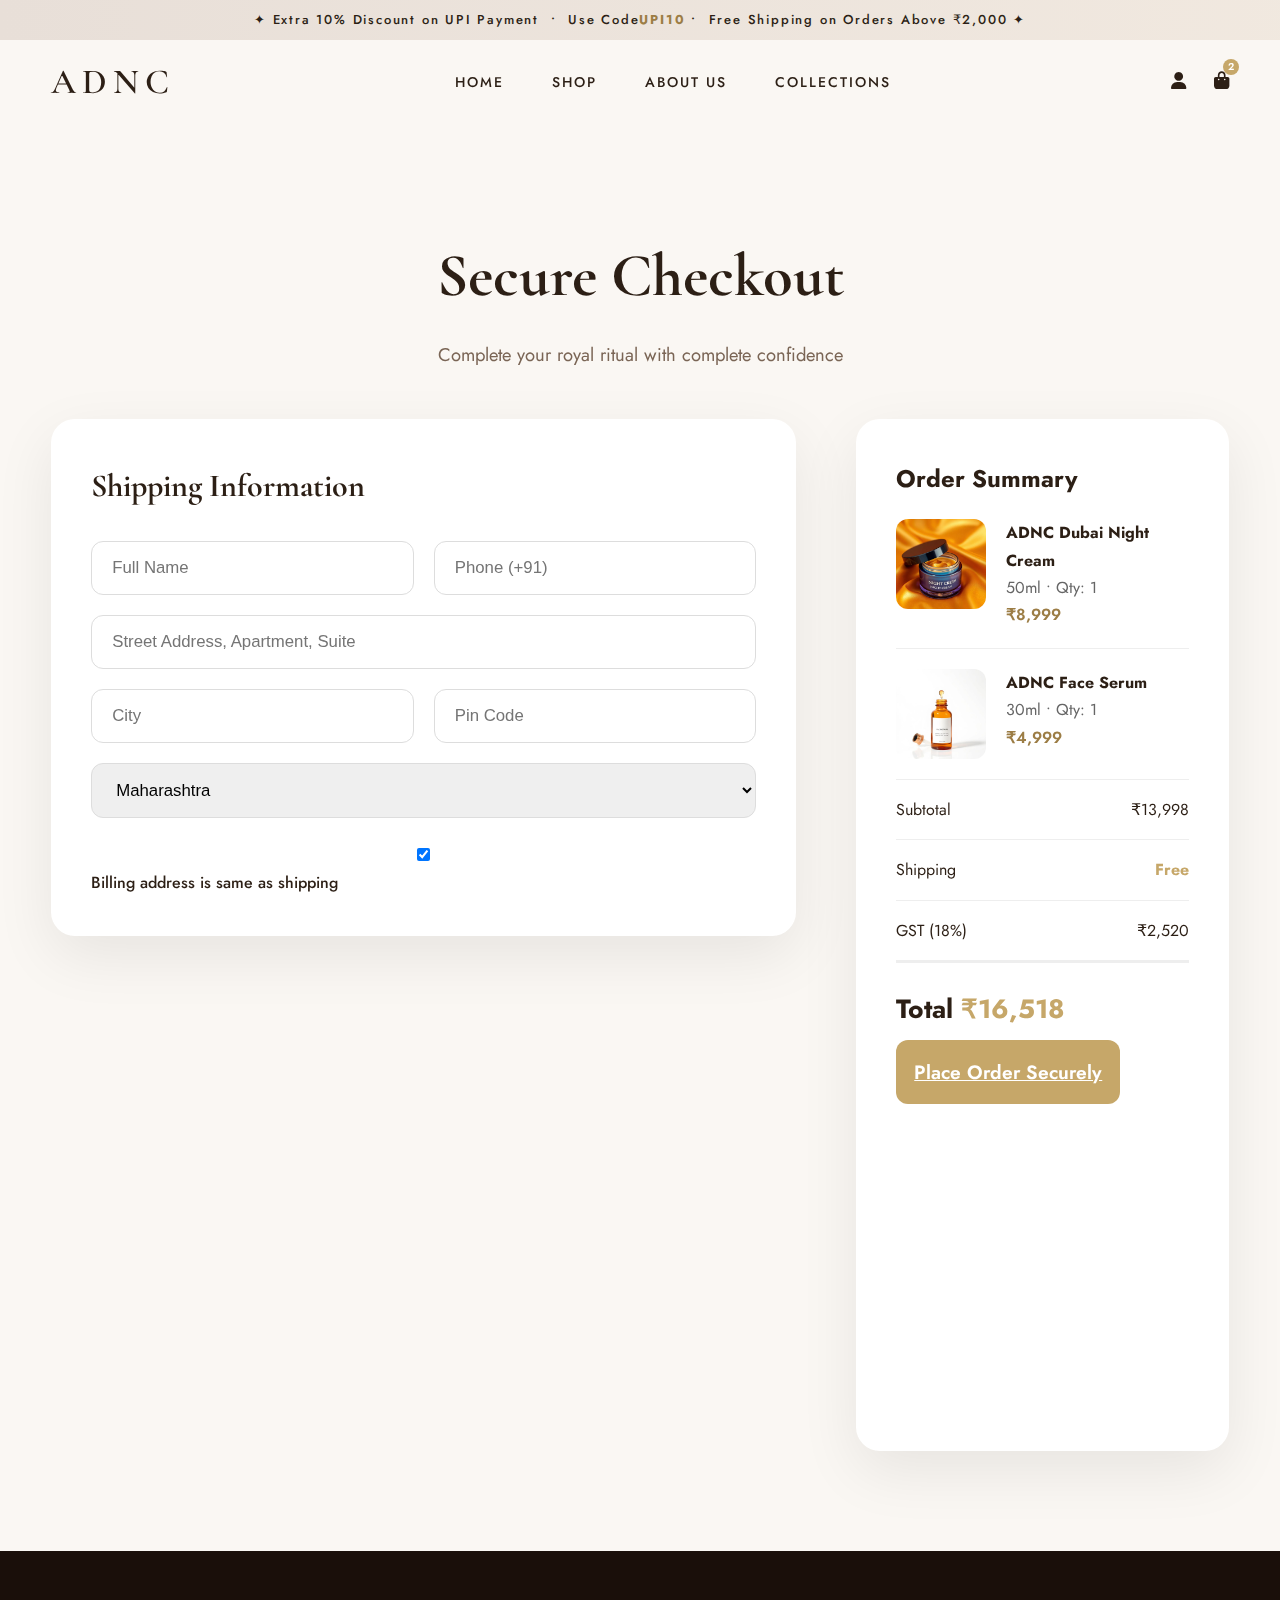
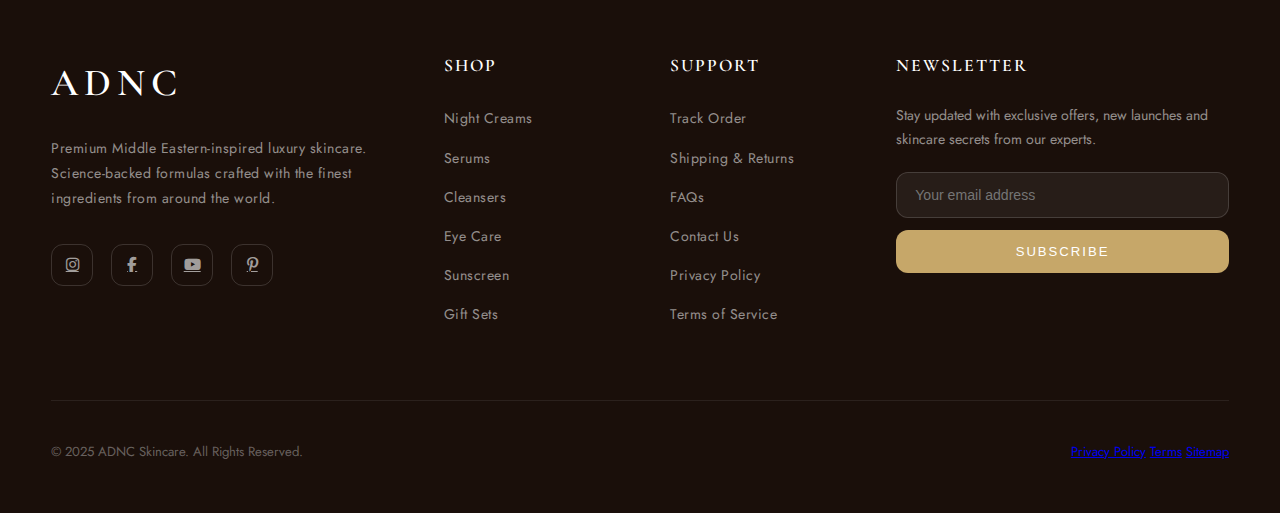
<file: checkout.html>
<!DOCTYPE html>
<html lang="en">
<head>
  <meta charset="UTF-8" />
  <meta name="viewport" content="width=device-width, initial-scale=1.0"/>
  <title>Secure Checkout - ADNC Luxury Skincare</title>
  <link href="https://fonts.googleapis.com/css2?family=Cormorant+Garamond:ital,wght@0,300;0,400;0,500;0,600;1,300;1,400&family=Jost:wght@300;400;500;600&display=swap" rel="stylesheet">
  <link rel="stylesheet" href="https://cdnjs.cloudflare.com/ajax/libs/font-awesome/6.5.0/css/all.min.css">
  <link href="https://unpkg.com/aos@2.3.1/dist/aos.css" rel="stylesheet">

  <style>
    :root {
      --gold: #c6a769;
      --gold-light: #e8d5ad;
      --gold-dark: #9c7d45;
      --text: #2c1f15;
      --text-muted: #7a6555;
      --bg: #faf7f3;
      --bg-card: #ffffff;
      --border: #ede8e0;
      --shadow: 0 12px 48px rgba(44,31,21,0.09);
      --shadow-hover: 0 28px 80px rgba(198,167,105,0.24);
      --radius: 20px;
      --transition: all 0.5s cubic-bezier(0.23, 1, 0.32, 1);
    }

    * { margin: 0; padding: 0; box-sizing: border-box; }

    body {
      font-family: 'Jost', sans-serif;
      background: var(--bg);
      color: var(--text);
      line-height: 1.7;
      overflow-x: hidden;
    }

    .container { width: 92%; max-width: 1380px; margin: 0 auto; }

    /* ── ANNOUNCEMENT ── */
    .announcement {
      height: 40px;
      background: linear-gradient(90deg, #e8dfd8, #f5ede3, #e8dfd8);
      background-size: 300% 100%;
      animation: shimmer 6s infinite linear;
      display: flex;
      align-items: center;
      justify-content: center;
      font-size: 13px;
      font-weight: 500;
      letter-spacing: 1.8px;
      color: var(--text);
      position: fixed;
      top: 0;
      width: 100%;
      z-index: 1000;
    }
    .announcement strong { color: var(--gold-dark); }
    @keyframes shimmer { 0% { background-position: 0% 50%; } 100% { background-position: 300% 50%; } }

    /* ── HEADER ── */
    .site-header {
      height: 84px;
      background: rgba(250,247,243,0.97);
      backdrop-filter: blur(16px);
      position: sticky;
      top: 40px;
      z-index: 999;
      border-bottom: 1px solid transparent;
      transition: var(--transition);
    }
    .site-header.scrolled {
      border-bottom-color: var(--border);
      box-shadow: 0 4px 24px rgba(44,31,21,0.07);
    }

    .nav-flex {
      height: 100%;
      display: flex;
      align-items: center;
      justify-content: space-between;
    }

    .logo {
      font-family: 'Cormorant Garamond', serif;
      font-size: 2.2rem;
      font-weight: 600;
      letter-spacing: 6px;
      color: var(--text);
      text-decoration: none;
      transition: color 0.3s;
    }
    .logo:hover { color: var(--gold); }

    .nav-menu {
      list-style: none;
      display: flex;
      gap: 48px;
    }
    .nav-menu a {
      font-size: 0.88rem;
      letter-spacing: 2px;
      font-weight: 500;
      text-transform: uppercase;
      color: var(--text);
      text-decoration: none;
      position: relative;
      padding-bottom: 4px;
      transition: color 0.3s;
    }
    .nav-menu a::after {
      content: '';
      position: absolute;
      bottom: 0; left: 0;
      width: 0; height: 1px;
      background: var(--gold);
      transition: width 0.35s ease;
    }
    .nav-menu a:hover, .nav-menu a.active { color: var(--gold); }
    .nav-menu a:hover::after, .nav-menu a.active::after { width: 100%; }

    .nav-icons {
      display: flex;
      align-items: center;
      gap: 28px;
    }
    .nav-icons a {
      color: var(--text);
      font-size: 1.1rem;
      transition: color 0.3s;
      position: relative;
    }
    .nav-icons a:hover { color: var(--gold); }

    .cart-badge {
      position: absolute;
      top: -8px; right: -10px;
      background: var(--gold);
      color: white;
      font-size: 10px;
      width: 16px; height: 16px;
      border-radius: 50%;
      display: flex;
      align-items: center;
      justify-content: center;
      font-weight: 600;
    }

    .hamburger { display: none; flex-direction: column; gap: 5px; cursor: pointer; padding: 4px; }
    .hamburger span { width: 28px; height: 2px; background: var(--text); border-radius: 2px; }

    /* ── MOBILE MENU ── */
    .mobile-menu {
      display: none;
      position: fixed;
      top: 0; right: 0;
      width: 320px;
      height: 100%;
      background: white;
      z-index: 2000;
      padding: 60px 40px;
      flex-direction: column;
      gap: 32px;
      box-shadow: -12px 0 60px rgba(0,0,0,0.12);
      transform: translateX(100%);
      transition: transform 0.4s cubic-bezier(0.4,0,0.2,1);
    }
    .mobile-menu.open { transform: translateX(0); display: flex; }
    .mobile-menu .close-btn {
      position: absolute;
      top: 20px; right: 24px;
      font-size: 1.8rem;
      cursor: pointer;
      color: var(--text);
      background: none;
      border: none;
    }
    .mobile-menu a {
      font-family: 'Cormorant Garamond', serif;
      font-size: 1.8rem;
      color: var(--text);
      text-decoration: none;
      font-weight: 500;
      letter-spacing: 2px;
      border-bottom: 1px solid var(--border);
      padding-bottom: 20px;
      transition: color 0.3s;
    }
    .mobile-menu a:hover { color: var(--gold); }
    .overlay {
      display: none;
      position: fixed;
      inset: 0;
      background: rgba(0,0,0,0.35);
      z-index: 1999;
      opacity: 0;
      transition: opacity 0.4s;
    }
    .overlay.show { display: block; opacity: 1; }

    /* ── LUXURIOUS CHECKOUT HERO ── */
    .checkout-hero {
      min-height: 60vh;
      padding: 160px 0 100px;
      background: url('https://www.pexels.com/photo/skincare-products-on-store-shelves-3735655/') center center / cover no-repeat fixed;
      position: relative;
      text-align: center;
      color: var(--text);
    }

    .checkout-hero::before {
      content: '';
      position: absolute;
      inset: 0;
      background: linear-gradient(to bottom, rgba(250,247,243,0.92), rgba(250,247,243,0.96) 60%, rgba(250,247,243,0.98));
      z-index: 1;
    }

    .checkout-hero-content {
      position: relative;
      z-index: 2;
      max-width: 780px;
      margin: 0 auto;
    }

    .checkout-hero h1 {
      font-family: 'Cormorant Garamond', serif;
      font-size: 4.8rem;
      font-weight: 600;
      letter-spacing: 5px;
      margin-bottom: 16px;
      color: var(--text);
    }

    .checkout-hero p {
      font-size: 1.18rem;
      color: var(--text-muted);
      margin-bottom: 40px;
    }

    .progress-steps {
      display: flex;
      align-items: center;
      justify-content: center;
      gap: 0;
      margin-top: 40px;
    }

    .step {
      display: flex;
      align-items: center;
      gap: 12px;
      font-size: 0.9rem;
      letter-spacing: 1.5px;
      text-transform: uppercase;
      color: var(--text-muted);
      font-weight: 500;
    }

    .step.active { color: var(--gold); font-weight: 600; }
    .step.done { color: var(--gold); }

    .step-num {
      width: 36px; height: 36px;
      border-radius: 50%;
      border: 2px solid var(--border);
      display: flex;
      align-items: center;
      justify-content: center;
      font-size: 0.9rem;
      font-weight: 600;
      background: white;
      color: var(--text-muted);
      transition: all 0.5s;
    }

    .step.active .step-num,
    .step.done .step-num {
      border-color: var(--gold);
      background: var(--gold);
      color: white;
    }

    .step-line {
      width: 80px; height: 2px;
      background: var(--border);
      margin: 0 12px;
    }

    .step-line.done { background: var(--gold); }

    /* ── CHECKOUT LAYOUT (your original structure untouched) ── */
    .checkout-main {
      padding: 140px 0 100px;
    }

    .checkout-layout {
      display: grid;
      grid-template-columns: 2fr 1fr;
      gap: 60px;
    }

    .checkout-card {
      background: white;
      padding: 40px;
      border-radius: 24px;
      box-shadow: 0 20px 60px rgba(0,0,0,0.08);
    }

    .checkout-card h2 {
      font-family: 'Cormorant Garamond', serif;
      font-size: 2rem;
      margin-bottom: 28px;
    }

    .form-grid {
      display: grid;
      grid-template-columns: 1fr 1fr;
      gap: 20px;
    }

    input, select {
      width: 100%;
      padding: 16px 20px;
      border: 1px solid #ddd;
      border-radius: 12px;
      font-size: 1.05rem;
      transition: 0.3s;
    }

    input:focus, select:focus {
      outline: none;
      border-color: var(--gold);
      box-shadow: 0 0 0 3px rgba(198,167,105,0.15);
    }

    .payment-option {
      display: flex;
      align-items: center;
      gap: 16px;
      padding: 20px;
      border: 2px solid #eee;
      border-radius: 16px;
      margin-bottom: 16px;
      cursor: pointer;
      transition: 0.3s;
    }

    .payment-option.active {
      border-color: var(--gold);
      background: rgba(198,167,105,0.05);
    }

    .order-summary {
      background: white;
      padding: 40px;
      border-radius: 24px;
      box-shadow: 0 20px 60px rgba(0,0,0,0.08);
      position: sticky;
      top: 140px;
    }

    .order-item {
      display: flex;
      gap: 20px;
      padding: 20px 0;
      border-bottom: 1px solid #eee;
    }

    .order-item img {
      width: 90px;
      height: 90px;
      object-fit: cover;
      border-radius: 12px;
    }

    .summary-row {
      display: flex;
      justify-content: space-between;
      padding: 16px 0;
      border-bottom: 1px solid #eee;
    }

    .summary-total {
      font-size: 1.65rem;
      font-weight: 700;
      padding: 24px 0;
      border-top: 2px solid #eee;
    }

    .btn {
      background: var(--gold);
      color: white;
      padding: 18px;
      border: none;
      border-radius: 12px;
      font-size: 1.2rem;
      font-weight: 600;
      width: 100%;
      cursor: pointer;
      transition: 0.3s;
      margin-top: 32px;
    }
    .btn:hover { 
      background: var(--gold-dark); 
      transform: translateY(-2px); 
      box-shadow: 0 12px 40px rgba(198,167,105,0.35);
    }

    /* ── FOOTER ── */
    .site-footer {
      background: #1a0f0a;
      color: rgba(255,255,255,0.85);
      padding: 100px 0 50px;
    }

    .footer-grid {
      display: grid;
      grid-template-columns: 2fr 1fr 1fr 2fr;
      gap: 60px;
      padding-bottom: 60px;
      border-bottom: 1px solid rgba(255,255,255,0.08);
      margin-bottom: 40px;
    }

    .footer-logo {
      font-family: 'Cormorant Garamond', serif;
      font-size: 2.4rem;
      font-weight: 600;
      letter-spacing: 6px;
      color: white;
      margin-bottom: 20px;
      display: block;
    }

    .footer-tagline {
      font-size: 0.88rem;
      color: rgba(255,255,255,0.55);
      line-height: 1.8;
      letter-spacing: 0.5px;
      margin-bottom: 32px;
    }

    .social-row { display: flex; gap: 18px; }
    .social-btn {
      width: 42px; height: 42px;
      border-radius: 12px;
      border: 1px solid rgba(255,255,255,0.15);
      display: flex;
      align-items: center;
      justify-content: center;
      color: rgba(255,255,255,0.6);
      font-size: 0.95rem;
      transition: var(--transition);
    }
    .social-btn:hover { background: var(--gold); border-color: var(--gold); color: white; }

    .footer-col h5 {
      font-family: 'Cormorant Garamond', serif;
      font-size: 1.1rem;
      font-weight: 600;
      letter-spacing: 2px;
      text-transform: uppercase;
      color: white;
      margin-bottom: 24px;
    }

    .footer-links { list-style: none; }
    .footer-links li { margin-bottom: 12px; }
    .footer-links a {
      font-size: 0.88rem;
      color: rgba(255,255,255,0.55);
      text-decoration: none;
      transition: color 0.3s;
      letter-spacing: 0.5px;
    }
    .footer-links a:hover { color: var(--gold-light); }

    .newsletter-form {
      display: flex;
      flex-direction: column;
      gap: 12px;
      margin-top: 20px;
    }
    .newsletter-input {
      padding: 14px 18px;
      border: 1px solid rgba(255,255,255,0.15);
      border-radius: 12px;
      background: rgba(255,255,255,0.06);
      color: white;
      font-size: 0.88rem;
      outline: none;
      transition: border-color 0.3s;
    }
    .newsletter-input:focus { border-color: var(--gold); }
    .newsletter-btn {
      padding: 14px;
      background: var(--gold);
      color: white;
      border: none;
      border-radius: 12px;
      font-size: 0.82rem;
      font-weight: 500;
      letter-spacing: 2px;
      text-transform: uppercase;
      cursor: pointer;
      transition: background 0.3s;
    }
    .newsletter-btn:hover { background: var(--gold-dark); }

    .footer-bottom {
      display: flex;
      justify-content: space-between;
      align-items: center;
      flex-wrap: wrap;
      gap: 16px;
      font-size: 0.82rem;
      color: rgba(255,255,255,0.35);
    }

    /* Responsive */
    @media (max-width: 992px) {
      .checkout-layout { grid-template-columns: 1fr; }
      .menu { display: none; }
      .hamburger { display: flex; }
    }

    @media (max-width: 640px) {
      .form-grid { grid-template-columns: 1fr; }
      .checkout-card { padding: 32px 20px; }
    }
  </style>
</head>
<body>

  <!-- Announcement -->
  <div class="announcement">
    ✦ Extra 10% Discount on UPI Payment &nbsp;•&nbsp; Use Code <strong>UPI10</strong> &nbsp;•&nbsp; Free Shipping on Orders Above ₹2,000 ✦
  </div>

  <!-- Header -->
  <header class="site-header" id="header">
    <div class="container nav-flex">
      <a href="index.html" class="logo">ADNC</a>

      <ul class="nav-menu">
        <li><a href="index.html">Home</a></li>
        <li><a href="shop.html">Shop</a></li>
        <li><a href="about-us.html">About Us</a></li>
        <li><a href="collections.html">Collections</a></li>
      </ul>

      <div class="nav-icons">
        <a href="login.html"><i class="fas fa-user"></i></a>
        <a href="cart.html" style="position:relative">
          <i class="fas fa-shopping-bag"></i>
          <span class="cart-badge" id="cartCount">2</span>
        </a>
      </div>

      <button class="hamburger" id="hamburgerBtn">
        <span></span><span></span><span></span>
      </button>
    </div>
  </header>

  <!-- Mobile Menu -->
  <div class="overlay" id="overlay"></div>
  <nav class="mobile-menu" id="mobileMenu">
    <button class="close-btn" id="closeMenu">×</button>
    <a href="index.html">Home</a>
    <a href="shop.html">Shop</a>
    <a href="about-us.html">About Us</a>
    <a href="collections.html">Collections</a>
    <a href="login.html">Account</a>
    <a href="cart.html">Cart</a>
  </nav>

  <main class="checkout-main container">
    <h1 data-aos="fade-up" style="font-family: 'Cormorant Garamond', serif; font-size: 3.8rem; text-align: center; margin-bottom: 12px;">Secure Checkout</h1>
    <p data-aos="fade-up" data-aos-delay="100" style="text-align: center; color: var(--text-muted); font-size: 1.15rem; margin-bottom: 48px;">Complete your royal ritual with complete confidence</p>

    <div class="checkout-layout">
      <!-- Left Column: Shipping + Payment -->
      <div>
        <!-- Shipping Information -->
        <div class="checkout-card" data-aos="fade-up">
          <h2>Shipping Information</h2>
          <div class="form-grid">
            <input type="text" placeholder="Full Name" required>
            <input type="tel" placeholder="Phone (+91)" required>
          </div>
          <input type="text" placeholder="Street Address, Apartment, Suite" required style="margin: 20px 0;">
          
          <div class="form-grid">
            <input type="text" placeholder="City" required>
            <input type="text" placeholder="Pin Code" pattern="[0-9]{6}" required>
          </div>

          <select required style="margin-top: 20px; width: 100%;">
            <option>Maharashtra</option>
            <option>Delhi</option>
            <option>Karnataka</option>
            <option>Gujarat</option>
          </select>

          <label style="display: block; margin-top: 24px; font-weight: 500;">
            <input type="checkbox" checked> Billing address is same as shipping
          </label>
        </div>

        <!-- Payment Method -->
        <div class="checkout-card" style="margin-top: 32px;" data-aos="fade-up" data-aos-delay="200">
          <h2>Payment Method</h2>
          
          <div class="payment-option active">
            <i class="fas fa-credit-card" style="font-size: 1.6rem;"></i>
            <div>
              <strong>Razorpay</strong><br>
              <small>Cards, UPI, Netbanking, Wallets</small>
            </div>
          </div>

          <div class="payment-option">
            <i class="fas fa-money-bill-wave" style="font-size: 1.6rem;"></i>
            <div>
              <strong>Cash on Delivery</strong><br>
              <small>Pay when your order arrives</small>
            </div>
          </div>

          <button onclick="processPayment()" class="btn" style="margin-top: 32px;">
            Pay ₹16,518 Securely →
          </button>
        </div>
      </div>

      <!-- Right Column: Order Summary -->
      <div class="order-summary" data-aos="fade-left">
        <h2>Order Summary</h2>

        <div class="order-item">
          <img src="assets/uploads/products/product-nightcream.jpg" alt="Night Cream">
          <div>
            <h4>ADNC Dubai Night Cream</h4>
            <p style="color:#666;">50ml • Qty: 1</p>
            <p style="font-weight:600; color: var(--gold-dark);">₹8,999</p>
          </div>
        </div>

        <div class="order-item">
          <img src="assets/uploads/products/product-serum.jpg" alt="Face Serum">
          <div>
            <h4>ADNC Face Serum</h4>
            <p style="color:#666;">30ml • Qty: 1</p>
            <p style="font-weight:600; color: var(--gold-dark);">₹4,999</p>
          </div>
        </div>

        <div class="summary-row">
          <span>Subtotal</span>
          <span>₹13,998</span>
        </div>

        <div class="summary-row">
          <span>Shipping</span>
          <span style="color:var(--gold); font-weight:bold;">Free</span>
        </div>

        <div class="summary-row">
          <span>GST (18%)</span>
          <span>₹2,520</span>
        </div>

        <div class="summary-total">
          <span>Total</span>
          <span id="grandTotal" style="color:var(--gold);">₹16,518</span>
        </div>

        <a href="thank-you.html" onclick="placeOrder()" class="btn" style="margin-top: 32px;">Place Order Securely</a>

      </div>
    </div>
  </main>

  <!-- Footer -->
  <footer class="site-footer">
    <div class="container">
      <div class="footer-grid">
        <div>
          <span class="footer-logo">ADNC</span>
          <p class="footer-tagline">Premium Middle Eastern-inspired luxury skincare. Science-backed formulas crafted with the finest ingredients from around the world.</p>
          <div class="social-row">
            <a href="#" class="social-btn"><i class="fab fa-instagram"></i></a>
            <a href="#" class="social-btn"><i class="fab fa-facebook-f"></i></a>
            <a href="#" class="social-btn"><i class="fab fa-youtube"></i></a>
            <a href="#" class="social-btn"><i class="fab fa-pinterest-p"></i></a>
          </div>
        </div>

        <div class="footer-col">
          <h5>Shop</h5>
          <ul class="footer-links">
            <li><a href="#">Night Creams</a></li>
            <li><a href="#">Serums</a></li>
            <li><a href="#">Cleansers</a></li>
            <li><a href="#">Eye Care</a></li>
            <li><a href="#">Sunscreen</a></li>
            <li><a href="#">Gift Sets</a></li>
          </ul>
        </div>

        <div class="footer-col">
          <h5>Support</h5>
          <ul class="footer-links">
            <li><a href="#">Track Order</a></li>
            <li><a href="#">Shipping & Returns</a></li>
            <li><a href="#">FAQs</a></li>
            <li><a href="#">Contact Us</a></li>
            <li><a href="#">Privacy Policy</a></li>
            <li><a href="#">Terms of Service</a></li>
          </ul>
        </div>

        <div class="footer-col">
          <h5>Newsletter</h5>
          <p style="font-size:0.88rem;color:rgba(255,255,255,0.55);line-height:1.7;margin-bottom:4px;">Stay updated with exclusive offers, new launches and skincare secrets from our experts.</p>
          <div class="newsletter-form">
            <input type="email" class="newsletter-input" placeholder="Your email address">
            <button class="newsletter-btn">Subscribe</button>
          </div>
        </div>
      </div>

      <div class="footer-bottom">
        <p>© 2025 ADNC Skincare. All Rights Reserved.</p>
        <div class="footer-bottom-links">
          <a href="#">Privacy Policy</a>
          <a href="#">Terms</a>
          <a href="#">Sitemap</a>
        </div>
      </div>
    </div>
  </footer>

  <script src="https://unpkg.com/aos@2.3.1/dist/aos.js"></script>
  <script>
    AOS.init({ duration: 1000, once: true });

    // Mobile Menu
    document.querySelector('.hamburger').addEventListener('click', () => {
      document.getElementById('mobileMenu').classList.toggle('active');
    });
    document.querySelector('.close-menu').addEventListener('click', () => {
      document.getElementById('mobileMenu').classList.remove('active');
    });

    // Navbar scroll effect
    window.addEventListener('scroll', () => {
      document.querySelector('.site-header').classList.toggle('scrolled', window.scrollY > 50);
    });

    // Demo: Show discount applied
    setTimeout(() => {
      document.getElementById('discountRow').style.display = 'flex';
      document.getElementById('grandTotal').textContent = '₹15,118';
    }, 800);

    function placeOrder() {
      alert("🎉 Order Placed Successfully!\n\nThank you for choosing ADNC Luxury Skincare.");
    }
  </script>
</body>
</html>
</file>
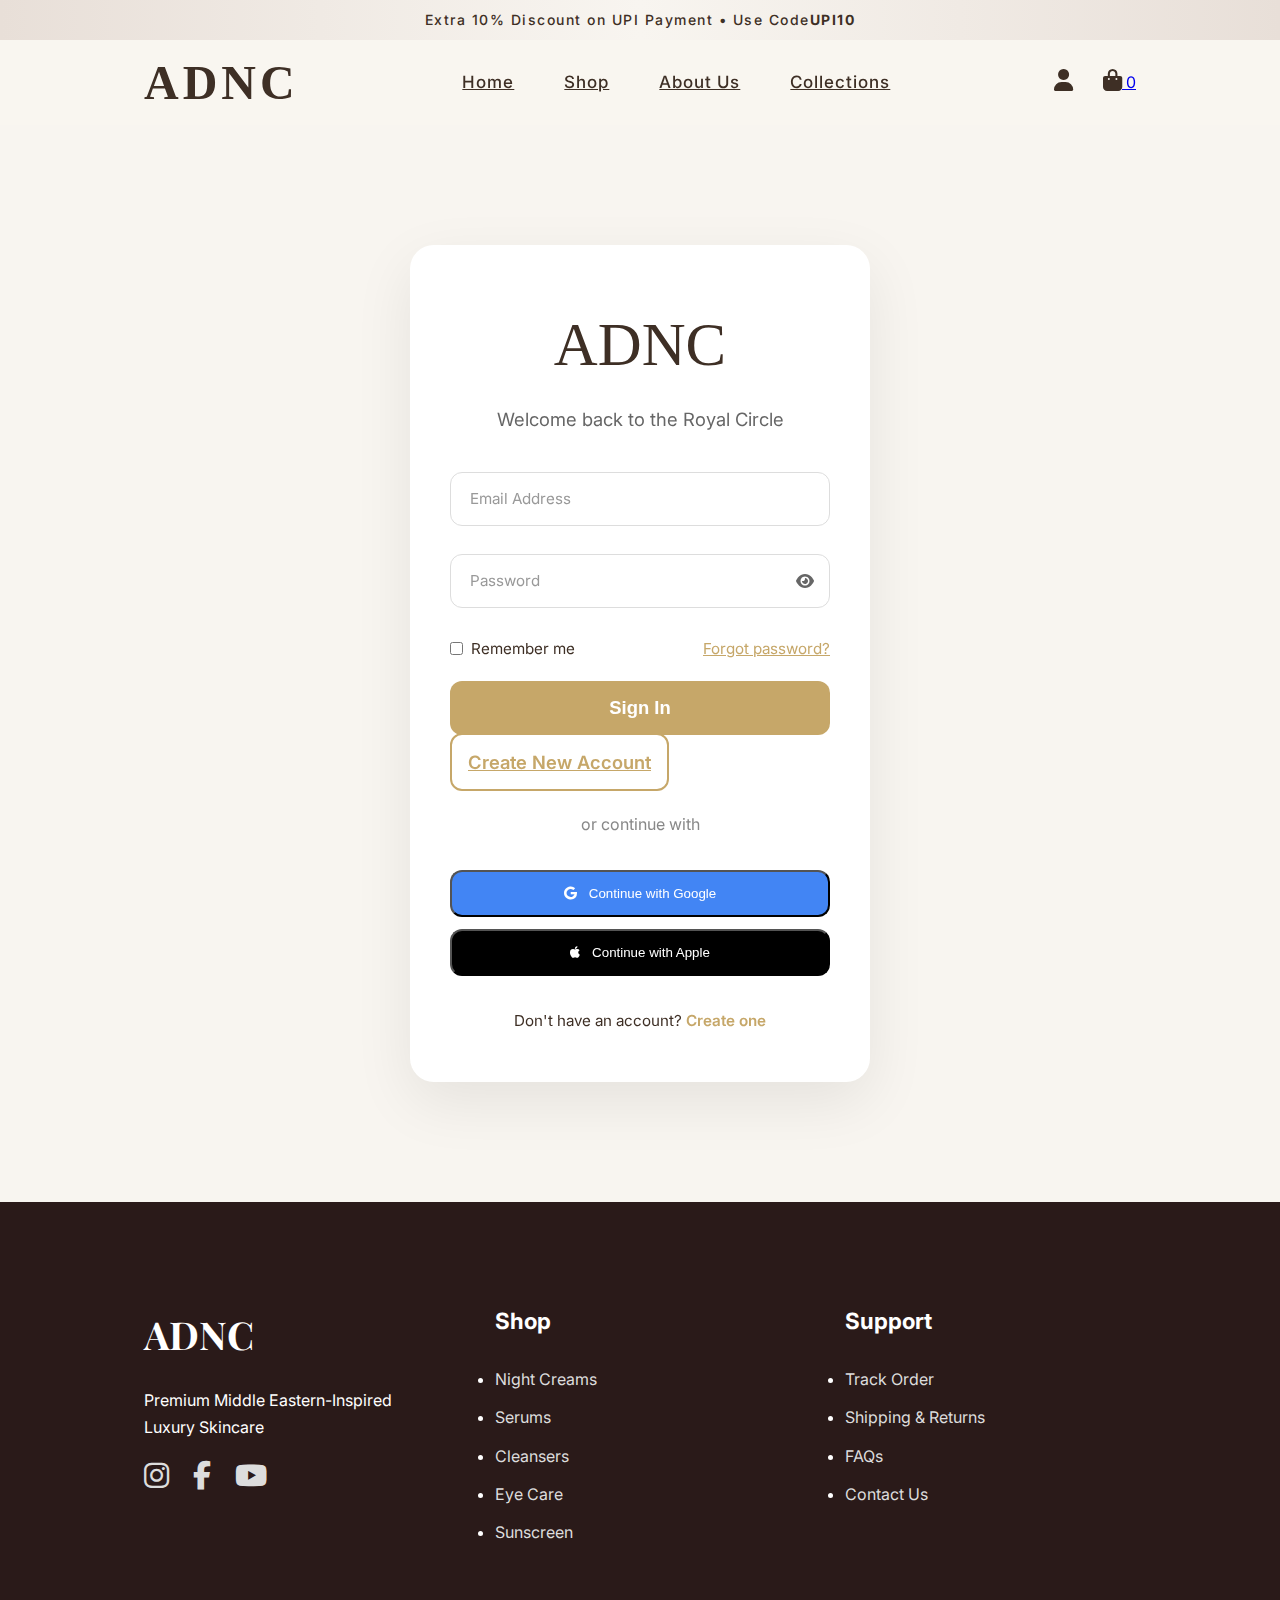
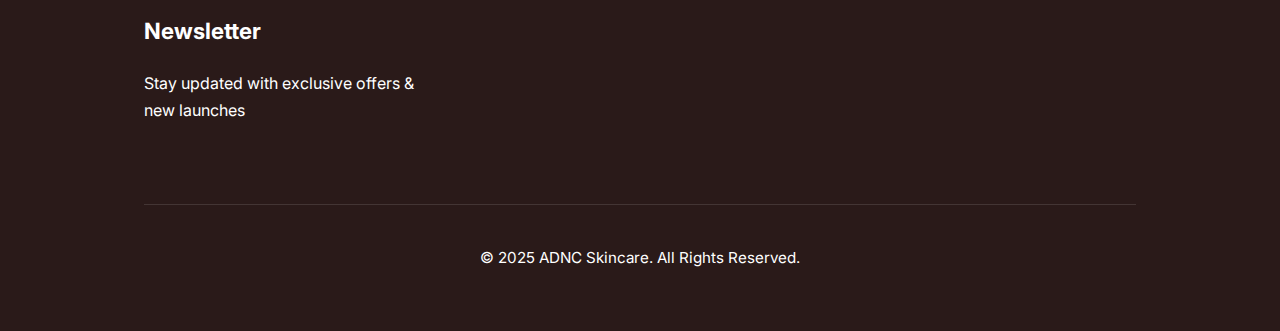
<file: login.html>
<!DOCTYPE html>
<html lang="en">
<head>
  <meta charset="UTF-8" />
  <meta name="viewport" content="width=device-width, initial-scale=1.0"/>
  <title>Login - ADNC Luxury Skincare</title>
  <link href="https://fonts.googleapis.com/css2?family=Inter:wght@300;400;500;600&family=Playfair+Display:wght@500;600;700&family=Trajan+Pro:wght@400;700&display=swap" rel="stylesheet">
  <link rel="stylesheet" href="https://cdnjs.cloudflare.com/ajax/libs/font-awesome/6.5.0/css/all.min.css">
  <link href="https://unpkg.com/aos@2.3.1/dist/aos.css" rel="stylesheet">

  <style>
    :root {
      --primary: #c6a769;
      --text: #3e2f25;
      --bg-light: #f8f5f0;
      --gradient-start: #e8dfd8;
      --gradient-end: #f8f5f0;
      --radius: 16px;
      --transition: all 0.45s cubic-bezier(0.4, 0, 0.2, 1);
    }

    * { margin:0; padding:0; box-sizing:border-box; }
    body {
      font-family: 'Inter', sans-serif;
      background: var(--bg-light);
      color: var(--text);
      line-height: 1.7;
    }

    .container { width: 90%; max-width: 1320px; margin: 0 auto; padding: 0 80px; }

    /* Announcement + Header + Mobile Menu (exact same) */
    .announcement {
      height: 40px;
      background: linear-gradient(90deg, var(--gradient-start), var(--gradient-end), var(--gradient-start));
      color: #3e2f25;
      font-size: 14px;
      font-weight: 500;
      letter-spacing: 1.5px;
      display: flex;
      align-items: center;
      justify-content: center;
      position: fixed;
      top: 0;
      width: 100%;
      z-index: 1000;
      animation: shimmer 8s infinite linear;
    }
    @keyframes shimmer { 0% {background-position:-200% 0} 100% {background-position:200% 0} }

    .site-header {
      height: 85px;
      background: rgba(248,245,240,0.92);
      backdrop-filter: blur(12px);
      position: sticky;
      top: 40px;
      z-index: 999;
      transition: background 0.4s ease, box-shadow 0.4s ease;
    }
    .site-header.scrolled { background: rgba(255,255,255,0.92); box-shadow: 0 4px 20px rgba(62,47,37,0.1); }
    .nav-flex { height: 100%; display: flex; justify-content: space-between; align-items: center; }
    .logo { font-family: 'Trajan Pro', serif; font-size: 48px; letter-spacing: 4px; font-weight: 600; color: #3e2f25; text-decoration: none; }
    .logo:hover { color: #c6a769; transform: scale(1.04); }
    .menu { list-style: none; display: flex; gap: 50px; }
    .menu a { color: #3e2f25; font-size: 17px; letter-spacing: 1px; font-weight: 500; position: relative; }
    .menu a::after { content:''; position:absolute; width:0; height:2px; bottom:-6px; left:50%; background:#c6a769; transition:0.3s; }
    .menu a:hover::after, .menu a.active::after { width:100%; left:0; }
    .menu a:hover, .menu a.active { color:#c6a769; }
    .icons { display:flex; gap:30px; }
    .icons i { color:#3e2f25; font-size:22px; cursor:pointer; transition:0.3s; }
    .icons i:hover { color:#c6a769; transform:scale(1.15); }

    .hamburger { display:none; flex-direction:column; gap:6px; cursor:pointer; }
    .hamburger span { width:30px; height:3px; background:var(--text); }

    .mobile-menu {
      position: fixed; top: 0; right: -100%; width: 85%; max-width: 360px; height: 100%;
      background: white; box-shadow: -20px 0 60px rgba(0,0,0,0.25);
      transition: right 0.5s cubic-bezier(0.4, 0, 0.2, 1); z-index: 1000; padding: 100px 40px 40px;
    }
    .mobile-menu.active { right: 0; }

    /* Login Page */
    .login-main {
      padding: 160px 0 120px;
      display: flex;
      align-items: center;
      justify-content: center;
      min-height: 80vh;
    }

    .auth-card {
      background: white;
      padding: 48px 40px;
      border-radius: 24px;
      box-shadow: 0 20px 60px rgba(0,0,0,0.08);
      max-width: 460px;
      width: 100%;
    }

    .logo-big {
      font-family: 'Trajan Pro', serif;
      font-size: 3.8rem;
      text-align: center;
      margin-bottom: 8px;
      color: #3e2f25;
    }

    .tagline {
      text-align: center;
      color: #666;
      font-size: 1.15rem;
      margin-bottom: 36px;
    }

    .form-group {
      margin-bottom: 28px;
      position: relative;
    }

    .form-group input {
      width: 100%;
      padding: 16px 20px;
      border: 1px solid #ddd;
      border-radius: 12px;
      font-size: 1.05rem;
      transition: 0.3s;
    }

    .form-group input:focus {
      border-color: #c6a769;
      box-shadow: 0 0 0 4px rgba(198,167,105,0.15);
      outline: none;
    }

    .form-group label {
      position: absolute;
      top: 50%;
      left: 20px;
      transform: translateY(-50%);
      color: #999;
      pointer-events: none;
      transition: 0.3s;
      font-size: 0.95rem;
    }

    .form-group input:focus + label,
    .form-group input:not(:placeholder-shown) + label {
      top: -10px;
      left: 12px;
      font-size: 0.85rem;
      background: white;
      padding: 0 8px;
      color: #c6a769;
    }

    .password-toggle {
      position: absolute;
      right: 16px;
      top: 50%;
      transform: translateY(-50%);
      cursor: pointer;
      color: #666;
    }

    .btn {
      background: #c6a769;
      color: white;
      padding: 16px;
      border: none;
      border-radius: 12px;
      font-size: 1.15rem;
      font-weight: 600;
      width: 100%;
      cursor: pointer;
      transition: 0.3s;
      margin-bottom: 12px;
    }
    .btn:hover { background: #b38f4f; transform: translateY(-2px); }

    .btn-outline {
      background: transparent;
      border: 2px solid #c6a769;
      color: #c6a769;
    }

    .social-btn {
      width: 100%;
      padding: 14px;
      margin: 12px 0;
      border-radius: 12px;
      font-weight: 500;
      display: flex;
      align-items: center;
      justify-content: center;
      gap: 12px;
      transition: 0.3s;
    }
    .google { background: #4285F4; color: white; }
    .apple { background: #000; color: white; }

    .toggle-auth {
      text-align: center;
      margin-top: 32px;
      font-size: 0.95rem;
    }
    .toggle-auth a { color: #c6a769; font-weight: 600; text-decoration: none; }

    /* Footer (exact same) */
    .site-footer {
      background: #2a1a19;
      color: white;
      padding: 100px 0 60px;
    }
    .footer-grid {
      display: grid;
      grid-template-columns: repeat(auto-fit, minmax(240px, 1fr));
      gap: 60px;
    }
    .footer-grid h3 { font-family: 'Playfair Display', serif; font-size: 2.4rem; margin-bottom: 20px; }
    .footer-grid h4 { font-size: 1.4rem; margin-bottom: 20px; }
    .footer-grid a { color: #ddd; text-decoration: none; line-height: 2.4; display: block; }
    .footer-grid a:hover { color: white; }
    .social-icons { display: flex; gap: 24px; font-size: 1.8rem; }
    .footer-bottom {
      margin-top: 80px;
      padding-top: 40px;
      border-top: 1px solid rgba(255,255,255,0.12);
      text-align: center;
      font-size: 0.95rem;
    }

    @media (max-width: 992px) {
      .menu { display: none; }
      .hamburger { display: flex; }
    }
  </style>
</head>
<body>

  <div class="announcement">
    Extra 10% Discount on UPI Payment • Use Code <strong>UPI10</strong>
  </div>

  <header class="site-header">
    <div class="container nav-flex">
      <a href="index.html" class="logo">ADNC</a>
      <ul class="menu">
        <li><a href="index.html">Home</a></li>
        <li><a href="shop.html">Shop</a></li>
        <li><a href="about-us.html">About Us</a></li>
        <li><a href="collections.html">Collections</a></li>
      </ul>
      <div class="icons">
        <a href="login.html"><i class="fas fa-user"></i></a>
        <a href="cart.html" class="cart-icon">
          <i class="fas fa-shopping-bag"></i>
          <span class="cart-count">0</span>
        </a>
      </div>
      <button class="hamburger">
        <span></span><span></span><span></span>
      </button>
    </div>
  </header>

  <div class="mobile-menu" id="mobileMenu">
    <button class="close-menu">×</button>
    <ul>
      <li><a href="index.html">Home</a></li>
      <li><a href="shop.html">Shop</a></li>
      <li><a href="about-us.html">About Us</a></li>
      <li><a href="collections.html">Collections</a></li>
      <li><a href="login.html">Account</a></li>
      <li><a href="cart.html">Cart</a></li>
    </ul>
  </div>

  <main class="login-main container">
    <div class="auth-card" data-aos="fade-up">
      <div class="logo-big">ADNC</div>
      <p class="tagline">Welcome back to the Royal Circle</p>

      <form id="loginForm">
        <div class="form-group">
          <input type="email" id="loginEmail" placeholder=" " required>
          <label for="loginEmail">Email Address</label>
        </div>

        <div class="form-group">
          <input type="password" id="loginPassword" placeholder=" " required>
          <label for="loginPassword">Password</label>
          <i class="fas fa-eye password-toggle" id="toggleLoginPass" onclick="togglePassword('loginPassword')"></i>
        </div>

        <div style="display: flex; justify-content: space-between; align-items: center; margin: 20px 0;">
          <label style="display: flex; align-items: center; gap: 8px; font-size: 0.95rem;">
            <input type="checkbox"> Remember me
          </label>
          <a href="#" style="color: #c6a769; font-size: 0.95rem;">Forgot password?</a>
        </div>

        <button type="submit" class="btn">Sign In</button>
        
        <!-- NEW SIGN UP BUTTON -->
        <a href="register.html" class="btn btn-outline" style="margin-top: 12px;">Create New Account</a>
      </form>

      <div style="text-align: center; margin: 32px 0; color: #888;">or continue with</div>

      <button class="social-btn google">
        <i class="fab fa-google"></i> Continue with Google
      </button>

      <button class="social-btn apple">
        <i class="fab fa-apple"></i> Continue with Apple
      </button>

      <p class="toggle-auth">
        Don't have an account? <a href="register.html">Create one</a>
      </p>
    </div>
  </main>

  <!-- Exact same footer -->
  <footer class="site-footer">
    <div class="container">
      <div class="footer-grid">
        <div class="footer-brand">
          <h3>ADNC</h3>
          <p>Premium Middle Eastern-Inspired Luxury Skincare</p>
          <div class="social-icons">
            <a href="#"><i class="fab fa-instagram"></i></a>
            <a href="#"><i class="fab fa-facebook-f"></i></a>
            <a href="#"><i class="fab fa-youtube"></i></a>
          </div>
        </div>
        <div>
          <h4>Shop</h4>
          <ul>
            <li><a href="shop.html">Night Creams</a></li>
            <li><a href="shop.html">Serums</a></li>
            <li><a href="shop.html">Cleansers</a></li>
            <li><a href="shop.html">Eye Care</a></li>
            <li><a href="shop.html">Sunscreen</a></li>
          </ul>
        </div>
        <div>
          <h4>Support</h4>
          <ul>
            <li><a href="#">Track Order</a></li>
            <li><a href="#">Shipping & Returns</a></li>
            <li><a href="#">FAQs</a></li>
            <li><a href="#">Contact Us</a></li>
          </ul>
        </div>
        <div>
          <h4>Newsletter</h4>
          <p>Stay updated with exclusive offers & new launches</p>
        </div>
      </div>
      <div class="footer-bottom">
        <p>© 2025 ADNC Skincare. All Rights Reserved.</p>
      </div>
    </div>
  </footer>

  <script src="https://unpkg.com/aos@2.3.1/dist/aos.js"></script>
  <script>
    AOS.init({ duration: 1000, once: true });

    // Mobile Menu
    document.querySelector('.hamburger').addEventListener('click', () => {
      document.getElementById('mobileMenu').classList.toggle('active');
    });
    document.querySelector('.close-menu').addEventListener('click', () => {
      document.getElementById('mobileMenu').classList.remove('active');
    });

    // Navbar scroll
    window.addEventListener('scroll', () => {
      document.querySelector('.site-header').classList.toggle('scrolled', window.scrollY > 50);
    });

    // Password toggle
    function togglePassword(id) {
      const input = document.getElementById(id);
      const icon = document.getElementById('toggleLoginPass');
      if (input.type === 'password') {
        input.type = 'text';
        icon.classList.replace('fa-eye', 'fa-eye-slash');
      } else {
        input.type = 'password';
        icon.classList.replace('fa-eye-slash', 'fa-eye');
      }
    }

    // Form submit (demo)
    document.getElementById('loginForm').addEventListener('submit', e => {
      e.preventDefault();
      alert('Login successful! Welcome to the Royal Circle ✨');
      window.location.href = 'my-account.html';
    });
  </script>
</body>
</html>
</file>
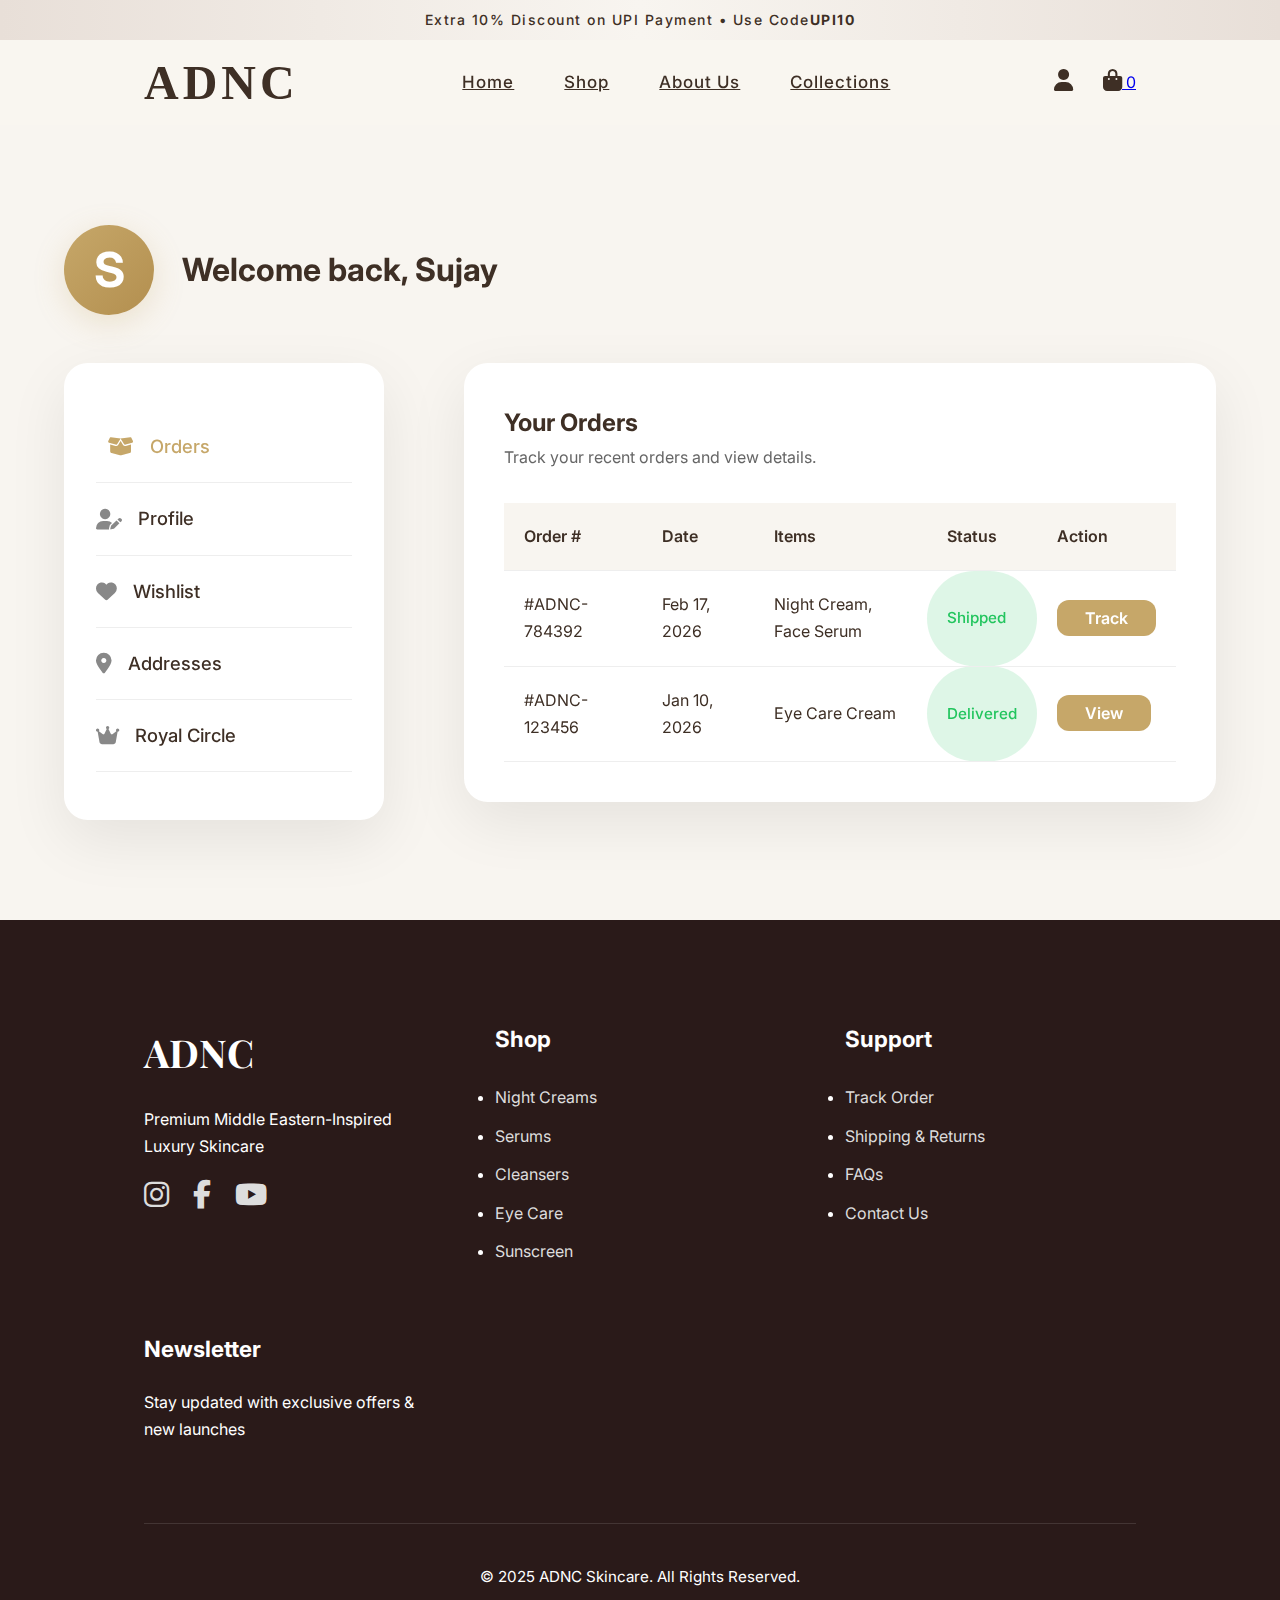
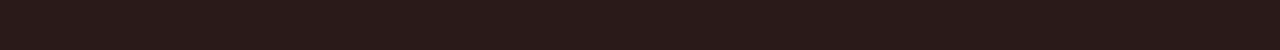
<file: my-account.html>
<!DOCTYPE html>
<html lang="en">
<head>
  <meta charset="UTF-8" />
  <meta name="viewport" content="width=device-width, initial-scale=1.0"/>
  <title>My Account - ADNC Luxury Skincare</title>
  <link href="https://fonts.googleapis.com/css2?family=Inter:wght@300;400;500;600&family=Playfair+Display:wght@500;600;700&family=Trajan+Pro:wght@400;700&display=swap" rel="stylesheet">
  <link rel="stylesheet" href="https://cdnjs.cloudflare.com/ajax/libs/font-awesome/6.5.0/css/all.min.css">
  <link href="https://unpkg.com/aos@2.3.1/dist/aos.css" rel="stylesheet">

  <style>
    :root {
      --primary: #c6a769;
      --text: #3e2f25;
      --bg-light: #f8f5f0;
      --gradient-start: #e8dfd8;
      --gradient-end: #f8f5f0;
      --radius: 16px;
      --transition: all 0.45s cubic-bezier(0.4, 0, 0.2, 1);
    }

    * { margin:0; padding:0; box-sizing:border-box; }
    body {
      font-family: 'Inter', sans-serif;
      background: var(--bg-light);
      color: var(--text);
      line-height: 1.7;
    }

    .container { width: 90%; max-width: 1320px; margin: 0 auto; padding: 0 80px; }

    /* Announcement + Header + Mobile Menu (exact same) */
    .announcement {
      height: 40px;
      background: linear-gradient(90deg, var(--gradient-start), var(--gradient-end), var(--gradient-start));
      color: #3e2f25;
      font-size: 14px;
      font-weight: 500;
      letter-spacing: 1.5px;
      display: flex;
      align-items: center;
      justify-content: center;
      position: fixed;
      top: 0;
      width: 100%;
      z-index: 1000;
      animation: shimmer 8s infinite linear;
    }
    @keyframes shimmer { 0% {background-position:-200% 0} 100% {background-position:200% 0} }

    .site-header {
      height: 85px;
      background: rgba(248,245,240,0.92);
      backdrop-filter: blur(12px);
      position: sticky;
      top: 40px;
      z-index: 999;
      transition: background 0.4s ease, box-shadow 0.4s ease;
    }
    .site-header.scrolled { background: rgba(255,255,255,0.92); box-shadow: 0 4px 20px rgba(62,47,37,0.1); }
    .nav-flex { height: 100%; display: flex; justify-content: space-between; align-items: center; }
    .logo { font-family: 'Trajan Pro', serif; font-size: 48px; letter-spacing: 4px; font-weight: 600; color: #3e2f25; text-decoration: none; }
    .logo:hover { color: #c6a769; transform: scale(1.04); }
    .menu { list-style: none; display: flex; gap: 50px; }
    .menu a { color: #3e2f25; font-size: 17px; letter-spacing: 1px; font-weight: 500; position: relative; }
    .menu a::after { content:''; position:absolute; width:0; height:2px; bottom:-6px; left:50%; background:#c6a769; transition:0.3s; }
    .menu a:hover::after, .menu a.active::after { width:100%; left:0; }
    .menu a:hover, .menu a.active { color:#c6a769; }
    .icons { display:flex; gap:30px; }
    .icons i { color:#3e2f25; font-size:22px; cursor:pointer; transition:0.3s; }
    .icons i:hover { color:#c6a769; transform:scale(1.15); }

    .hamburger { display:none; flex-direction:column; gap:6px; cursor:pointer; }
    .hamburger span { width:30px; height:3px; background:var(--text); }

    .mobile-menu {
      position: fixed; top: 0; right: -100%; width: 85%; max-width: 360px; height: 100%;
      background: white; box-shadow: -20px 0 60px rgba(0,0,0,0.25);
      transition: right 0.5s cubic-bezier(0.4, 0, 0.2, 1); z-index: 1000; padding: 100px 40px 40px;
    }
    .mobile-menu.active { right: 0; }

    /* My Account Page – Improved Detailing, Spacing, Structure */
    .account-main {
      padding: 140px 0 100px;
    }

    .dashboard-header {
      display: flex;
      align-items: center;
      gap: 28px;
      margin-bottom: 48px;
    }
    .avatar {
      width: 90px;
      height: 90px;
      border-radius: 50%;
      background: linear-gradient(135deg, #c6a769, #b38f4f);
      display: flex;
      align-items: center;
      justify-content: center;
      font-size: 3rem;
      color: white;
      font-weight: bold;
      box-shadow: 0 8px 30px rgba(198,167,105,0.25);
    }

    .account-layout {
      display: grid;
      grid-template-columns: 320px 1fr;
      gap: 80px;
    }

    .sidebar {
      background: white;
      padding: 48px 32px;
      border-radius: 24px;
      box-shadow: 0 20px 60px rgba(0,0,0,0.08);
      position: sticky;
      top: 140px;
      height: fit-content;
    }

    .sidebar ul {
      list-style: none;
    }
    .sidebar li {
      display: flex;
      align-items: center;
      gap: 16px;
      padding: 20px 0;
      border-bottom: 1px solid #eee;
      font-size: 1.15rem;
      font-weight: 500;
      cursor: pointer;
      transition: 0.3s;
    }
    .sidebar li i { font-size: 1.3rem; color: #888; transition: 0.3s; }
    .sidebar li:hover, .sidebar li.active {
      color: #c6a769;
      padding-left: 12px;
    }
    .sidebar li:hover i, .sidebar li.active i { color: #c6a769; }

    .tab-content { display: none; padding: 40px; background: white; border-radius: 24px; box-shadow: 0 20px 60px rgba(0,0,0,0.08); }
    .tab-content.active { display: block; }

    /* Orders */
    .orders-table {
      width: 100%;
      border-collapse: collapse;
      margin-top: 24px;
    }
    .orders-table th, .orders-table td {
      padding: 20px;
      text-align: left;
      border-bottom: 1px solid #eee;
    }
    .orders-table th { font-weight: 600; color: #3e2f25; background: #f8f5f0; }
    .status { padding: 8px 20px; border-radius: 50px; font-size: 0.95rem; font-weight: 500; }
    .status.shipped { background: rgba(34,197,94,0.15); color: #22c55e; }
    .track-btn { background: #c6a769; color: white; padding: 8px 28px; border-radius: 12px; text-decoration: none; font-weight: 600; transition: 0.3s; }
    .track-btn:hover { background: #b38f4f; }

    /* Profile */
    .profile-form { max-width: 720px; }
    .profile-form .form-grid { display: grid; grid-template-columns: 1fr 1fr; gap: 24px; }
    .profile-form input, .profile-form select { width: 100%; padding: 16px 20px; border: 1px solid #ddd; border-radius: 12px; font-size: 1rem; margin-bottom: 24px; transition: 0.3s; }
    .profile-form input:focus, .profile-form select:focus { border-color: #c6a769; box-shadow: 0 0 0 4px rgba(198,167,105,0.15); }

    /* Wishlist */
    .wishlist-grid {
      display: grid;
      grid-template-columns: repeat(auto-fill, minmax(320px, 1fr));
      gap: 40px;
      margin-top: 32px;
    }

    /* Addresses */
    .address-card { background: #f8f5f0; padding: 24px; border-radius: 16px; margin-bottom: 24px; box-shadow: 0 8px 30px rgba(0,0,0,0.06); }
    .address-card h4 { margin-bottom: 12px; }

    /* Royal Circle */
    .royal-card { background: linear-gradient(135deg, #c6a769 0%, #b38f4f 100%); color: white; padding: 32px; border-radius: 24px; text-align: center; box-shadow: 0 20px 60px rgba(198,167,105,0.3); }
    .royal-card h3 { font-family: 'Playfair Display', serif; font-size: 2.2rem; margin-bottom: 12px; }
    .royal-perks { margin-top: 24px; text-align: left; max-width: 480px; margin: 0 auto; }

    /* Footer (exact same) */
    .site-footer {
      background: #2a1a19;
      color: white;
      padding: 100px 0 60px;
    }
    .footer-grid {
      display: grid;
      grid-template-columns: repeat(auto-fit, minmax(240px, 1fr));
      gap: 60px;
    }
    .footer-grid h3 { font-family: 'Playfair Display', serif; font-size: 2.4rem; margin-bottom: 20px; }
    .footer-grid h4 { font-size: 1.4rem; margin-bottom: 20px; }
    .footer-grid a { color: #ddd; text-decoration: none; line-height: 2.4; display: block; }
    .footer-grid a:hover { color: white; }
    .social-icons { display: flex; gap: 24px; font-size: 1.8rem; }
    .footer-bottom {
      margin-top: 80px;
      padding-top: 40px;
      border-top: 1px solid rgba(255,255,255,0.12);
      text-align: center;
      font-size: 0.95rem;
    }

    @media (max-width: 992px) {
      .menu { display: none; }
      .hamburger { display: flex; }
      .account-layout { grid-template-columns: 1fr; gap: 48px; }
      .sidebar { position: static; padding: 40px 24px; }
      .orders-table th, .orders-table td { padding: 16px; font-size: 0.95rem; }
    }
  </style>
</head>
<body>

  <div class="announcement">
    Extra 10% Discount on UPI Payment • Use Code <strong>UPI10</strong>
  </div>

  <header class="site-header">
    <div class="container nav-flex">
      <a href="index.html" class="logo">ADNC</a>
      <ul class="menu">
        <li><a href="index.html">Home</a></li>
        <li><a href="shop.html">Shop</a></li>
        <li><a href="about-us.html">About Us</a></li>
        <li><a href="collections.html">Collections</a></li>
      </ul>
      <div class="icons">
        <a href="login.html"><i class="fas fa-user"></i></a>
        <a href="cart.html" class="cart-icon">
          <i class="fas fa-shopping-bag"></i>
          <span class="cart-count">0</span>
        </a>
      </div>
      <button class="hamburger">
        <span></span><span></span><span></span>
      </button>
    </div>
  </header>

  <div class="mobile-menu" id="mobileMenu">
    <button class="close-menu">×</button>
    <ul>
      <li><a href="index.html">Home</a></li>
      <li><a href="shop.html">Shop</a></li>
      <li><a href="about-us.html">About Us</a></li>
      <li><a href="collections.html">Collections</a></li>
      <li><a href="login.html">Account</a></li>
      <li><a href="cart.html">Cart</a></li>
    </ul>
  </div>

  <main class="account-main container">
    <div class="dashboard-header" data-aos="fade-down">
      <div class="avatar">S</div>
      <h1>Welcome back, Sujay</h1>
    </div>

    <div class="account-layout">
      <!-- Sidebar -->
      <aside class="sidebar" data-aos="fade-right">
        <ul onclick="switchTab(event)">
          <li class="active" data-tab="orders"><i class="fas fa-box-open"></i> Orders</li>
          <li data-tab="profile"><i class="fas fa-user-edit"></i> Profile</li>
          <li data-tab="wishlist"><i class="fas fa-heart"></i> Wishlist</li>
          <li data-tab="addresses"><i class="fas fa-map-marker-alt"></i> Addresses</li>
          <li data-tab="royal-circle"><i class="fas fa-crown"></i> Royal Circle</li>
        </ul>
      </aside>

      <!-- Content Tabs -->
      <div>
        <!-- Orders Tab -->
        <div class="tab-content active" id="orders" data-aos="fade-up">
          <h2>Your Orders</h2>
          <p style="color: #666; margin-bottom: 32px;">Track your recent orders and view details.</p>
          <table class="orders-table">
            <thead>
              <tr>
                <th>Order #</th>
                <th>Date</th>
                <th>Items</th>
                <th>Status</th>
                <th>Action</th>
              </tr>
            </thead>
            <tbody>
              <tr>
                <td>#ADNC-784392</td>
                <td>Feb 17, 2026</td>
                <td>Night Cream, Face Serum</td>
                <td class="status shipped">Shipped</td>
                <td><a href="#" class="track-btn">Track</a></td>
              </tr>
              <tr>
                <td>#ADNC-123456</td>
                <td>Jan 10, 2026</td>
                <td>Eye Care Cream</td>
                <td class="status shipped">Delivered</td>
                <td><a href="#" class="track-btn">View</a></td>
              </tr>
            </tbody>
          </table>
        </div>

        <!-- Profile Tab -->
        <div class="tab-content" id="profile" data-aos="fade-up">
          <h2>Edit Profile</h2>
          <p style="color: #666; margin-bottom: 32px;">Update your personal details for a tailored experience.</p>
          <form class="profile-form">
            <div class="form-grid">
              <div class="form-group">
                <input type="text" value="Sujay" required>
                <label>Full Name</label>
              </div>
              <div class="form-group">
                <input type="email" value="sujay@example.com" required>
                <label>Email</label>
              </div>
            </div>
            <div class="form-group">
              <input type="tel" value="+91 9876543210" required>
              <label>Phone</label>
            </div>
            <div class="form-group">
              <select required>
                <option selected>Dry</option>
                <option>Oily</option>
                <option>Combination</option>
              </select>
              <label>Skin Type</label>
            </div>
            <button type="submit" class="btn">Save Changes</button>
          </form>
        </div>

        <!-- Wishlist Tab -->
        <div class="tab-content" id="wishlist" data-aos="fade-up">
          <h2>Your Wishlist</h2>
          <p style="color: #666; margin-bottom: 32px;">Your saved favorites for royal radiance.</p>
          <div class="wishlist-grid">
            <div class="product-card">
              <img src="assets/uploads/products/product-nightcream.jpg" class="product-image">
              <div class="product-info">
                <h3>ADNC Dubai Night Cream</h3>
                <p class="product-price">₹8,999</p>
              </div>
            </div>
            <!-- Add more -->
          </div>
        </div>

        <!-- Addresses Tab -->
        <div class="tab-content" id="addresses" data-aos="fade-up">
          <h2>Saved Addresses</h2>
          <p style="color: #666; margin-bottom: 32px;">Manage your delivery locations.</p>
          <div class="address-card">
            <h4>Home</h4>
            <p>123 Royal Lane, Mumbai, Maharashtra 400001, IN</p>
            <a href="#" class="track-btn" style="margin-top: 16px; display: inline-block;">Edit</a>
          </div>
          <button class="btn btn-outline" style="width: 100%; margin-top: 32px;">Add New Address</button>
        </div>

        <!-- Royal Circle Tab -->
        <div class="tab-content" id="royal-circle" data-aos="fade-up">
          <h2>Royal Circle Membership</h2>
          <p style="color: #666; margin-bottom: 32px;">Exclusive perks for our loyal royals.</p>
          <div class="royal-card">
            <h3>Gold Level</h3>
            <p style="margin: 12px 0;">Points Earned: 1,250</p>
            <p>Next Level: Platinum (2,500 points)</p>
          </div>
          <div class="royal-perks">
            <h4>Perks:</h4>
            <ul style="list-style: none; padding-left: 0; margin-top: 20px;">
              <li><i class="fas fa-check-circle" style="color: #c6a769; margin-right: 12px;"></i> Early access to launches</li>
              <li><i class="fas fa-check-circle" style="color: #c6a769; margin-right: 12px;"></i> Free samples with every order</li>
              <li><i class="fas fa-check-circle" style="color: #c6a769; margin-right: 12px;"></i> 10% off on birthdays</li>
            </ul>
          </div>
        </div>
      </div>
    </div>
  </main>

  <!-- Exact same footer -->
  <footer class="site-footer">
    <div class="container">
      <div class="footer-grid">
        <div class="footer-brand">
          <h3>ADNC</h3>
          <p>Premium Middle Eastern-Inspired Luxury Skincare</p>
          <div class="social-icons">
            <a href="#"><i class="fab fa-instagram"></i></a>
            <a href="#"><i class="fab fa-facebook-f"></i></a>
            <a href="#"><i class="fab fa-youtube"></i></a>
          </div>
        </div>
        <div>
          <h4>Shop</h4>
          <ul>
            <li><a href="shop.html">Night Creams</a></li>
            <li><a href="shop.html">Serums</a></li>
            <li><a href="shop.html">Cleansers</a></li>
            <li><a href="shop.html">Eye Care</a></li>
            <li><a href="shop.html">Sunscreen</a></li>
          </ul>
        </div>
        <div>
          <h4>Support</h4>
          <ul>
            <li><a href="#">Track Order</a></li>
            <li><a href="#">Shipping & Returns</a></li>
            <li><a href="#">FAQs</a></li>
            <li><a href="#">Contact Us</a></li>
          </ul>
        </div>
        <div>
          <h4>Newsletter</h4>
          <p>Stay updated with exclusive offers & new launches</p>
        </div>
      </div>
      <div class="footer-bottom">
        <p>© 2025 ADNC Skincare. All Rights Reserved.</p>
      </div>
    </div>
  </footer>

  <script src="https://unpkg.com/aos@2.3.1/dist/aos.js"></script>
  <script>
    AOS.init({ duration: 1000, once: true });

    // Mobile Menu
    document.querySelector('.hamburger').addEventListener('click', () => {
      document.getElementById('mobileMenu').classList.toggle('active');
    });
    document.querySelector('.close-menu').addEventListener('click', () => {
      document.getElementById('mobileMenu').classList.remove('active');
    });

    // Navbar scroll
    window.addEventListener('scroll', () => {
      document.querySelector('.site-header').classList.toggle('scrolled', window.scrollY > 50);
    });

    // Tab switching
    function switchTab(e) {
      if (e.target.tagName === 'LI') {
        document.querySelectorAll('.sidebar li').forEach(li => li.classList.remove('active'));
        e.target.classList.add('active');
        document.querySelectorAll('.tab-content').forEach(tab => tab.classList.remove('active'));
        document.getElementById(e.target.dataset.tab).classList.add('active');
      }
    }

    // Profile form submit demo
    document.querySelector('.profile-form')?.addEventListener('submit', e => {
      e.preventDefault();
      alert('Profile updated successfully!');
    });
  </script>
</body>
</html>
</file>
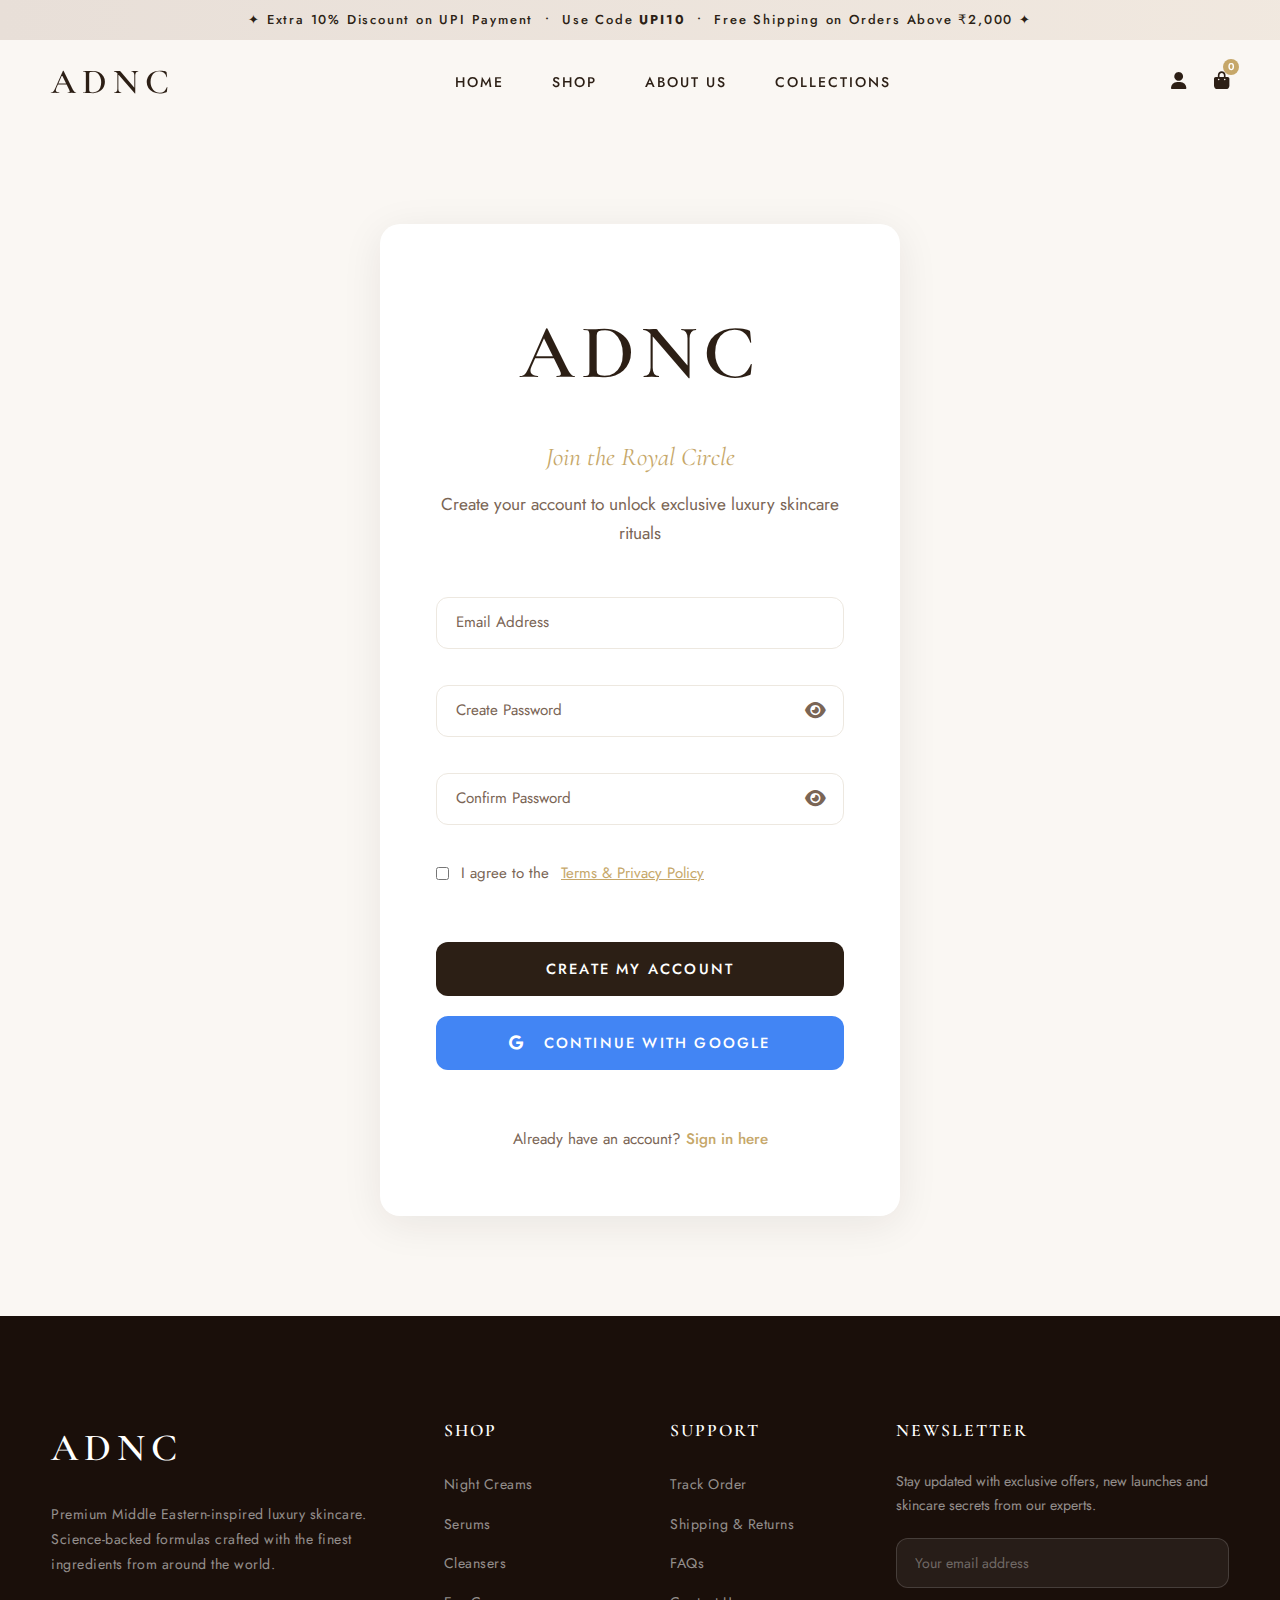
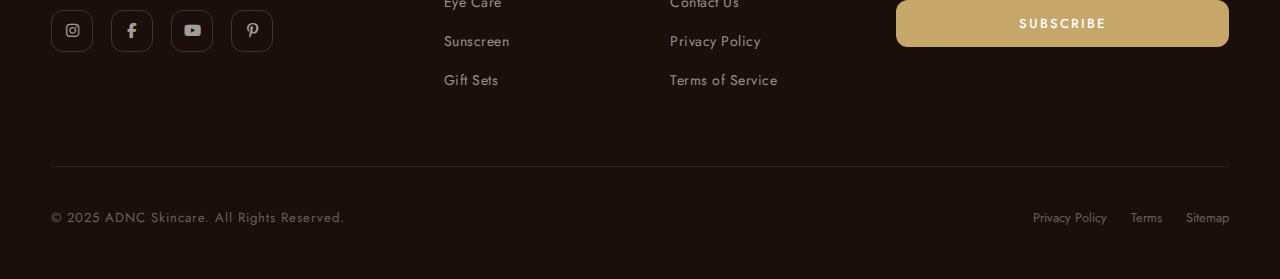
<file: register.html>
<!DOCTYPE html>
<html lang="en">
<head>
  <meta charset="UTF-8" />
  <meta name="viewport" content="width=device-width, initial-scale=1.0"/>
  <title>Sign Up - ADNC Luxury Skincare</title>
  <link href="https://fonts.googleapis.com/css2?family=Cormorant+Garamond:ital,wght@0,300;0,400;0,500;0,600;1,300;1,400&family=Jost:wght@300;400;500;600&display=swap" rel="stylesheet">
  <link rel="stylesheet" href="https://cdnjs.cloudflare.com/ajax/libs/font-awesome/6.5.0/css/all.min.css">

  <style>
    :root {
      --gold: #c6a769;
      --gold-light: #e8d5ad;
      --gold-dark: #9c7d45;
      --text: #2c1f15;
      --text-muted: #7a6555;
      --bg: #faf7f3;
      --bg-card: #ffffff;
      --border: #ede8e0;
      --shadow: 0 8px 40px rgba(44,31,21,0.08);
      --shadow-hover: 0 24px 64px rgba(198,167,105,0.22);
      --radius: 20px;
      --transition: all 0.4s cubic-bezier(0.4, 0, 0.2, 1);
    }

    * { margin: 0; padding: 0; box-sizing: border-box; }

    body {
      font-family: 'Jost', sans-serif;
      background: var(--bg);
      color: var(--text);
      line-height: 1.7;
      overflow-x: hidden;
    }

    /* ── ANNOUNCEMENT, HEADER, MOBILE MENU (unchanged) ── */
    .announcement {
      height: 40px;
      background: linear-gradient(90deg, #e8dfd8, #f5ede3, #e8dfd8);
      background-size: 300% 100%;
      animation: shimmer 6s infinite linear;
      display: flex;
      align-items: center;
      justify-content: center;
      font-size: 13px;
      font-weight: 500;
      letter-spacing: 1.8px;
      color: var(--text);
      position: fixed;
      top: 0;
      width: 100%;
      z-index: 1000;
    }
    @keyframes shimmer { 0% { background-position: 0% 50%; } 100% { background-position: 300% 50%; } }

    .site-header {
      height: 84px;
      background: rgba(250,247,243,0.96);
      backdrop-filter: blur(16px);
      position: sticky;
      top: 40px;
      z-index: 999;
      border-bottom: 1px solid transparent;
      transition: var(--transition);
    }
    .site-header.scrolled {
      border-bottom-color: var(--border);
      box-shadow: 0 4px 24px rgba(44,31,21,0.07);
    }

    .container { width: 92%; max-width: 1380px; margin: 0 auto; }

    .nav-flex {
      height: 100%;
      display: flex;
      align-items: center;
      justify-content: space-between;
    }

    .logo {
      font-family: 'Cormorant Garamond', serif;
      font-size: 2.2rem;
      font-weight: 600;
      letter-spacing: 6px;
      color: var(--text);
      text-decoration: none;
      transition: color 0.3s;
    }
    .logo:hover { color: var(--gold); }

    .nav-menu { list-style: none; display: flex; gap: 48px; }
    .nav-menu a {
      font-size: 0.88rem;
      letter-spacing: 2px;
      font-weight: 500;
      text-transform: uppercase;
      color: var(--text);
      text-decoration: none;
      position: relative;
      padding-bottom: 4px;
      transition: color 0.3s;
    }
    .nav-menu a::after {
      content: '';
      position: absolute;
      bottom: 0; left: 0;
      width: 0; height: 1px;
      background: var(--gold);
      transition: width 0.35s ease;
    }
    .nav-menu a:hover, .nav-menu a.active { color: var(--gold); }
    .nav-menu a:hover::after, .nav-menu a.active::after { width: 100%; }

    .nav-icons { display: flex; align-items: center; gap: 28px; }
    .nav-icons a { color: var(--text); font-size: 1.1rem; transition: color 0.3s; position: relative; }
    .nav-icons a:hover { color: var(--gold); }

    .cart-badge {
      position: absolute;
      top: -8px; right: -10px;
      background: var(--gold);
      color: white;
      font-size: 10px;
      width: 16px; height: 16px;
      border-radius: 50%;
      display: flex;
      align-items: center;
      justify-content: center;
      font-weight: 600;
    }

    .hamburger { display: none; flex-direction: column; gap: 5px; cursor: pointer; padding: 4px; }
    .hamburger span { width: 28px; height: 2px; background: var(--text); border-radius: 2px; }

    .mobile-menu {
      display: none;
      position: fixed;
      top: 0; right: 0;
      width: 320px;
      height: 100%;
      background: white;
      z-index: 2000;
      padding: 60px 40px;
      flex-direction: column;
      gap: 32px;
      box-shadow: -12px 0 60px rgba(0,0,0,0.12);
      transform: translateX(100%);
      transition: transform 0.4s cubic-bezier(0.4,0,0.2,1);
    }
    .mobile-menu.open { transform: translateX(0); display: flex; }
    .mobile-menu .close-btn {
      position: absolute;
      top: 20px; right: 24px;
      font-size: 1.8rem;
      cursor: pointer;
      color: var(--text);
      background: none;
      border: none;
    }
    .mobile-menu a {
      font-family: 'Cormorant Garamond', serif;
      font-size: 1.8rem;
      color: var(--text);
      text-decoration: none;
      font-weight: 500;
      letter-spacing: 2px;
      border-bottom: 1px solid var(--border);
      padding-bottom: 20px;
      transition: color 0.3s;
    }
    .mobile-menu a:hover { color: var(--gold); }
    .overlay {
      display: none;
      position: fixed;
      inset: 0;
      background: rgba(0,0,0,0.35);
      z-index: 1999;
      opacity: 0;
      transition: opacity 0.4s;
    }
    .overlay.show { display: block; opacity: 1; }

    /* ── SIGN UP SECTION ── */
    .signup-section {
      min-height: 100vh;
      padding: 140px 0 100px;
      background: url('https://images.unsplash.com/photo-1615529182904-14819c35db37?ixlib=rb-4.0.3&auto=format&fit=crop&w=2000&q=90') center center / cover no-repeat fixed;
      position: relative;
      display: flex;
      align-items: center;
    }

    .signup-section::before {
      content: '';
      position: absolute;
      inset: 0;
      background: linear-gradient(to bottom, rgba(250,247,243,0.86), rgba(250,247,243,0.92));
      z-index: 1;
    }

    .signup-container {
      position: relative;
      z-index: 2;
      max-width: 520px;
      width: 100%;
      margin: 0 auto;
    }

    .auth-card {
      background: var(--bg-card);
      border-radius: var(--radius);
      padding: 64px 56px;
      box-shadow: var(--shadow);
      transition: var(--transition);
      animation: cardIn 1s ease forwards 0.3s;
    }

    @keyframes cardIn {
      from { opacity: 0; transform: translateY(60px); }
      to   { opacity: 1; transform: translateY(0); }
    }

    .auth-card:hover {
      box-shadow: var(--shadow-hover);
      transform: translateY(-10px);
    }

    .logo-big {
      font-family: 'Cormorant Garamond', serif;
      font-size: 4.8rem;
      font-weight: 600;
      letter-spacing: 6px;
      text-align: center;
      color: var(--text);
      margin-bottom: 16px;
    }

    .tagline {
      text-align: center;
      font-size: 1.6rem;
      font-family: 'Cormorant Garamond', serif;
      font-style: italic;
      color: var(--gold);
      margin-bottom: 12px;
    }

    .subtitle {
      text-align: center;
      color: var(--text-muted);
      font-size: 1.08rem;
      margin-bottom: 48px;
    }

    .form-group {
      margin-bottom: 36px;
      position: relative;
    }

    .form-group input {
      width: 100%;
      padding: 16px 20px;
      border: 1px solid var(--border);
      border-radius: 12px;
      font-size: 1rem;
      background: white;
      transition: var(--transition);
    }

    .form-group input:focus {
      border-color: var(--gold);
      box-shadow: 0 0 0 4px rgba(198,167,105,0.14);
      outline: none;
    }

    .form-group input.error {
      border-color: var(--gold);
      box-shadow: 0 0 0 4px rgba(198,167,105,0.3);
    }

    .form-group label {
      position: absolute;
      top: 50%;
      left: 20px;
      transform: translateY(-50%);
      color: var(--text-muted);
      pointer-events: none;
      transition: var(--transition);
      font-size: 0.95rem;
    }

    .form-group input:focus + label,
    .form-group input:not(:placeholder-shown) + label {
      top: -10px;
      left: 14px;
      font-size: 0.82rem;
      background: var(--bg-card);
      padding: 0 8px;
      color: var(--gold);
    }

    .password-toggle {
      position: absolute;
      right: 18px;
      top: 50%;
      transform: translateY(-50%);
      cursor: pointer;
      color: var(--text-muted);
      font-size: 1.15rem;
    }

    .btn {
      width: 100%;
      padding: 16px;
      background: var(--text);
      color: white;
      border: none;
      border-radius: 12px;
      font-family: 'Jost', sans-serif;
      font-size: 0.92rem;
      font-weight: 500;
      letter-spacing: 2.2px;
      text-transform: uppercase;
      cursor: pointer;
      transition: var(--transition);
      margin: 24px 0 12px;
    }

    .btn:hover {
      background: var(--gold);
      transform: translateY(-2px);
    }

    .google-btn {
      background: #4285F4;
      margin-top: 8px;
    }

    .google-btn:hover {
      background: #357ae8;
    }

    .form-footer {
      text-align: center;
      margin-top: 44px;
      font-size: 0.96rem;
      color: var(--text-muted);
    }

    .form-footer a {
      color: var(--gold);
      font-weight: 500;
      text-decoration: none;
    }

    .form-footer a:hover {
      text-decoration: underline;
    }

    /* ── GOLD-THEMED SMOOTH ERROR POPUP ── */
    #errorPopup {
      position: fixed;
      top: 30px;
      left: 50%;
      transform: translateX(-50%) scale(0.8);
      background: rgba(198,167,105,0.18);
      color: var(--gold-dark);
      padding: 18px 44px;
      border-radius: 24px;
      border: 2px solid var(--gold);
      box-shadow: 0 16px 60px rgba(198,167,105,0.35);
      font-size: 1.05rem;
      font-weight: 500;
      letter-spacing: 0.6px;
      z-index: 4000;
      opacity: 0;
      pointer-events: none;
      transition: all 0.7s cubic-bezier(0.23, 1, 0.32, 1);
      backdrop-filter: blur(12px);
      text-align: center;
      min-width: 340px;
    }

    #errorPopup.show {
      opacity: 1;
      pointer-events: auto;
      transform: translateX(-50%) scale(1);
      animation: goldBreathe 3.5s infinite ease-in-out;
    }

    @keyframes goldBreathe {
      0%, 100% { box-shadow: 0 16px 60px rgba(198,167,105,0.35); }
      50%      { box-shadow: 0 20px 80px rgba(198,167,105,0.55); }
    }

    /* ── LUXURIOUS SUCCESS ANIMATION (unchanged) ── */
    #successOverlay {
      position: fixed;
      inset: 0;
      background: rgba(44,31,21,0.88);
      display: none;
      align-items: center;
      justify-content: center;
      z-index: 3000;
      opacity: 0;
      transition: opacity 0.9s ease;
    }

    #successOverlay.show {
      display: flex;
      opacity: 1;
    }

    .success-content {
      text-align: center;
      color: white;
      position: relative;
    }

    .success-glow {
      position: absolute;
      top: 50%;
      left: 50%;
      transform: translate(-50%, -50%);
      width: 280px;
      height: 280px;
      background: radial-gradient(circle, rgba(198,167,105,0.5) 0%, transparent 70%);
      border-radius: 50%;
      animation: glowPulseLux 4.5s infinite ease-in-out;
      opacity: 0;
      animation-delay: 0.8s;
    }

    @keyframes glowPulseLux {
      0%, 100% { transform: translate(-50%, -50%) scale(0.7); opacity: 0.3; }
      50%      { transform: translate(-50%, -50%) scale(1.35); opacity: 0.65; }
    }

    .success-check {
      font-size: 9rem;
      color: var(--gold);
      margin-bottom: 32px;
      opacity: 0;
      transform: scale(0.2);
      animation: luxuriousPop 1.4s cubic-bezier(0.34, 1.56, 0.64, 1) forwards 0.7s;
      text-shadow: 0 0 60px rgba(198,167,105,0.9);
    }

    @keyframes luxuriousPop {
      0%   { opacity: 0; transform: scale(0.2); }
      50%  { opacity: 1; transform: scale(1.2); }
      75%  { transform: scale(0.96); }
      100% { transform: scale(1); }
    }

    .success-title {
      font-family: 'Cormorant Garamond', serif;
      font-size: 3.8rem;
      margin-bottom: 16px;
      opacity: 0;
      animation: fadeUpLux 1.3s ease forwards 1.7s;
      text-shadow: 0 6px 30px rgba(0,0,0,0.6);
    }

    .success-subtitle {
      font-size: 1.4rem;
      color: var(--gold-light);
      opacity: 0;
      animation: fadeUpLux 1.3s ease forwards 2.1s;
    }

    @keyframes fadeUpLux {
      from { opacity: 0; transform: translateY(60px); }
      to   { opacity: 1; transform: translateY(0); }
    }

    .particle {
      position: absolute;
      width: 8px;
      height: 8px;
      background: var(--gold-light);
      border-radius: 50%;
      pointer-events: none;
      opacity: 0;
      animation: particleRiseLux 6.5s ease-out infinite;
    }

    @keyframes particleRiseLux {
      0%   { transform: translateY(0) scale(0); opacity: 0.95; }
      35%  { opacity: 1; }
      100% { transform: translateY(-220vh) scale(0.15); opacity: 0; }
    }

    /* ── FOOTER ── */
    .site-footer {
      background: #1a0f0a;
      color: rgba(255,255,255,0.85);
      padding: 100px 0 50px;
    }

    .footer-grid {
      display: grid;
      grid-template-columns: 2fr 1fr 1fr 2fr;
      gap: 60px;
      padding-bottom: 60px;
      border-bottom: 1px solid rgba(255,255,255,0.08);
      margin-bottom: 40px;
    }

    .footer-logo {
      font-family: 'Cormorant Garamond', serif;
      font-size: 2.4rem;
      font-weight: 600;
      letter-spacing: 6px;
      color: white;
      margin-bottom: 20px;
      display: block;
    }

    .footer-tagline {
      font-size: 0.88rem;
      color: rgba(255,255,255,0.55);
      line-height: 1.8;
      letter-spacing: 0.5px;
      margin-bottom: 32px;
    }

    .social-row { display: flex; gap: 18px; }
    .social-btn {
      width: 42px; height: 42px;
      border-radius: 12px;
      border: 1px solid rgba(255,255,255,0.15);
      display: flex;
      align-items: center;
      justify-content: center;
      color: rgba(255,255,255,0.6);
      font-size: 0.95rem;
      text-decoration: none;
      transition: var(--transition);
    }
    .social-btn:hover { background: var(--gold); border-color: var(--gold); color: white; }

    .footer-col h5 {
      font-family: 'Cormorant Garamond', serif;
      font-size: 1.1rem;
      font-weight: 600;
      letter-spacing: 2px;
      text-transform: uppercase;
      color: white;
      margin-bottom: 24px;
    }

    .footer-links { list-style: none; }
    .footer-links li { margin-bottom: 12px; }
    .footer-links a {
      font-size: 0.88rem;
      color: rgba(255,255,255,0.55);
      text-decoration: none;
      transition: color 0.3s;
      letter-spacing: 0.5px;
    }
    .footer-links a:hover { color: var(--gold-light); }

    .newsletter-form {
      display: flex;
      flex-direction: column;
      gap: 12px;
      margin-top: 20px;
    }
    .newsletter-input {
      padding: 14px 18px;
      border: 1px solid rgba(255,255,255,0.15);
      border-radius: 12px;
      background: rgba(255,255,255,0.06);
      color: white;
      font-family: 'Jost', sans-serif;
      font-size: 0.88rem;
      outline: none;
      transition: border-color 0.3s;
    }
    .newsletter-input::placeholder { color: rgba(255,255,255,0.35); }
    .newsletter-input:focus { border-color: var(--gold); }
    .newsletter-btn {
      padding: 14px;
      background: var(--gold);
      color: white;
      border: none;
      border-radius: 12px;
      font-family: 'Jost', sans-serif;
      font-size: 0.82rem;
      font-weight: 500;
      letter-spacing: 2px;
      text-transform: uppercase;
      cursor: pointer;
      transition: background 0.3s;
    }
    .newsletter-btn:hover { background: var(--gold-dark); }

    .footer-bottom {
      display: flex;
      justify-content: space-between;
      align-items: center;
      flex-wrap: wrap;
      gap: 16px;
    }
    .footer-bottom p { font-size: 0.82rem; color: rgba(255,255,255,0.35); letter-spacing: 1px; }
    .footer-bottom-links { display: flex; gap: 24px; }
    .footer-bottom-links a { font-size: 0.8rem; color: rgba(255,255,255,0.35); text-decoration: none; transition: color 0.3s; }
    .footer-bottom-links a:hover { color: var(--gold-light); }

    /* ── RESPONSIVE ── */
    @media (max-width: 992px) {
      .nav-menu { display: none; }
      .hamburger { display: flex; }
      .footer-grid { grid-template-columns: 1fr 1fr; }
    }

    @media (max-width: 640px) {
      .signup-section { padding: 120px 0 80px; }
      .auth-card { padding: 48px 32px; }
      .logo-big { font-size: 3.8rem; }
      .footer-grid { grid-template-columns: 1fr; gap: 40px; }
      .footer-bottom { flex-direction: column; text-align: center; }
      #errorPopup { min-width: 90%; font-size: 0.95rem; padding: 14px 24px; }
    }
  </style>
</head>
<body>

  <!-- Announcement -->
  <div class="announcement">
    ✦ Extra 10% Discount on UPI Payment &nbsp;•&nbsp; Use Code <strong>&nbsp;UPI10&nbsp;</strong> &nbsp;•&nbsp; Free Shipping on Orders Above ₹2,000 ✦
  </div>

  <!-- Header -->
  <header class="site-header" id="header">
    <div class="container nav-flex">
      <a href="index.html" class="logo">ADNC</a>

      <ul class="nav-menu">
        <li><a href="index.html">Home</a></li>
        <li><a href="shop.html">Shop</a></li>
        <li><a href="about-us.html">About Us</a></li>
        <li><a href="collections.html">Collections</a></li>
      </ul>

      <div class="nav-icons">
        <a href="login.html"><i class="fas fa-user"></i></a>
        <a href="cart.html" style="position:relative">
          <i class="fas fa-shopping-bag"></i>
          <span class="cart-badge" id="cartCount">0</span>
        </a>
      </div>

      <button class="hamburger" id="hamburgerBtn" aria-label="Menu">
        <span></span><span></span><span></span>
      </button>
    </div>
  </header>

  <!-- Mobile Menu -->
  <div class="overlay" id="overlay"></div>
  <nav class="mobile-menu" id="mobileMenu">
    <button class="close-btn" id="closeMenu">×</button>
    <a href="index.html">Home</a>
    <a href="shop.html">Shop</a>
    <a href="about-us.html">About Us</a>
    <a href="collections.html">Collections</a>
    <a href="login.html">Sign In</a>
    <a href="cart.html">Cart</a>
  </nav>

  <!-- Sign Up Section -->
  <section class="signup-section">
    <div class="signup-container">
      <div class="auth-card">
        <div class="logo-big">ADNC</div>
        <div class="tagline">Join the Royal Circle</div>
        <div class="subtitle">Create your account to unlock exclusive luxury skincare rituals</div>

        <form id="registerForm">
          <div class="form-group">
            <input type="email" id="regEmail" placeholder=" " required>
            <label for="regEmail">Email Address</label>
          </div>

          <div class="form-group">
            <input type="password" id="regPassword" placeholder=" " required>
            <label for="regPassword">Create Password</label>
            <i class="fas fa-eye password-toggle" id="toggleRegPass" onclick="togglePassword('regPassword')"></i>
          </div>

          <div class="form-group">
            <input type="password" id="regConfirmPassword" placeholder=" " required>
            <label for="regConfirmPassword">Confirm Password</label>
            <i class="fas fa-eye password-toggle" id="toggleConfirmPass" onclick="togglePassword('regConfirmPassword')"></i>
          </div>

          <label style="display: flex; align-items: center; gap: 12px; font-size: 0.94rem; color: var(--text-muted); margin: 32px 0;">
            <input type="checkbox" required> I agree to the 
            <a href="#" style="color: var(--gold);">Terms & Privacy Policy</a>
          </label>

          <button type="submit" class="btn">Create My Account</button>

          <button type="button" class="btn google-btn">
            <i class="fab fa-google" style="margin-right: 12px;"></i> Continue with Google
          </button>
        </form>

        <div class="form-footer">
          Already have an account? 
          <a href="login.html">Sign in here</a>
        </div>
      </div>
    </div>
  </section>

  <!-- Luxurious Success Overlay -->
  <div id="successOverlay">
    <div class="success-content">
      <div class="success-glow"></div>
      <div class="success-check">✦</div>
      <div class="success-title">Welcome to ADNC</div>
      <div class="success-subtitle">Your royal skincare journey begins</div>
    </div>
  </div>

  <!-- Gold-Themed Smooth Error Popup -->
  <div id="errorPopup">Passwords do not align. Please ensure harmony.</div>

  <!-- Footer -->
  <footer class="site-footer">
    <div class="container">
      <div class="footer-grid">
        <div>
          <span class="footer-logo">ADNC</span>
          <p class="footer-tagline">Premium Middle Eastern-inspired luxury skincare. Science-backed formulas crafted with the finest ingredients from around the world.</p>
          <div class="social-row">
            <a href="#" class="social-btn"><i class="fab fa-instagram"></i></a>
            <a href="#" class="social-btn"><i class="fab fa-facebook-f"></i></a>
            <a href="#" class="social-btn"><i class="fab fa-youtube"></i></a>
            <a href="#" class="social-btn"><i class="fab fa-pinterest-p"></i></a>
          </div>
        </div>

        <div class="footer-col">
          <h5>Shop</h5>
          <ul class="footer-links">
            <li><a href="#">Night Creams</a></li>
            <li><a href="#">Serums</a></li>
            <li><a href="#">Cleansers</a></li>
            <li><a href="#">Eye Care</a></li>
            <li><a href="#">Sunscreen</a></li>
            <li><a href="#">Gift Sets</a></li>
          </ul>
        </div>

        <div class="footer-col">
          <h5>Support</h5>
          <ul class="footer-links">
            <li><a href="#">Track Order</a></li>
            <li><a href="#">Shipping & Returns</a></li>
            <li><a href="#">FAQs</a></li>
            <li><a href="#">Contact Us</a></li>
            <li><a href="#">Privacy Policy</a></li>
            <li><a href="#">Terms of Service</a></li>
          </ul>
        </div>

        <div class="footer-col">
          <h5>Newsletter</h5>
          <p style="font-size:0.88rem;color:rgba(255,255,255,0.55);line-height:1.7;margin-bottom:4px;">Stay updated with exclusive offers, new launches and skincare secrets from our experts.</p>
          <div class="newsletter-form">
            <input type="email" class="newsletter-input" placeholder="Your email address">
            <button class="newsletter-btn">Subscribe</button>
          </div>
        </div>
      </div>

      <div class="footer-bottom">
        <p>© 2025 ADNC Skincare. All Rights Reserved.</p>
        <div class="footer-bottom-links">
          <a href="#">Privacy Policy</a>
          <a href="#">Terms</a>
          <a href="#">Sitemap</a>
        </div>
      </div>
    </div>
  </footer>

  <script>
    // Header scroll
    window.addEventListener('scroll', () => {
      document.getElementById('header').classList.toggle('scrolled', window.scrollY > 60);
    });

    // Mobile menu
    const hamburger = document.getElementById('hamburgerBtn');
    const mobileMenu = document.getElementById('mobileMenu');
    const overlay = document.getElementById('overlay');
    const closeMenu = document.getElementById('closeMenu');

    function openMenu() {
      mobileMenu.classList.add('open');
      overlay.classList.add('show');
      document.body.style.overflow = 'hidden';
    }
    function closeMenuFn() {
      mobileMenu.classList.remove('open');
      overlay.classList.remove('show');
      document.body.style.overflow = '';
    }
    hamburger.addEventListener('click', openMenu);
    closeMenu.addEventListener('click', closeMenuFn);
    overlay.addEventListener('click', closeMenuFn);

    // Password toggle
    function togglePassword(id) {
      const input = document.getElementById(id);
      const icon = document.getElementById(id === 'regPassword' ? 'toggleRegPass' : 'toggleConfirmPass');
      if (input.type === 'password') {
        input.type = 'text';
        icon.classList.replace('fa-eye', 'fa-eye-slash');
      } else {
        input.type = 'password';
        icon.classList.replace('fa-eye-slash', 'fa-eye');
      }
    }

    // Show smooth gold-themed error popup
    function showPasswordError() {
      const popup = document.getElementById('errorPopup');
      popup.classList.add('show');

      // Auto hide after 4.5 seconds
      setTimeout(() => {
        popup.classList.remove('show');
      }, 4500);
    }

    // Luxurious success animation + auto redirect to login
    function showLuxSuccess() {
      const overlay = document.getElementById('successOverlay');
      overlay.classList.add('show');

      // Floating golden stardust particles
      for (let i = 0; i < 60; i++) {
        const particle = document.createElement('div');
        particle.className = 'particle';
        particle.style.left = Math.random() * 100 + 'vw';
        particle.style.bottom = '0';
        particle.style.animationDelay = Math.random() * 2.5 + 's';
        particle.style.animationDuration = (Math.random() * 5 + 5) + 's';
        document.body.appendChild(particle);
        setTimeout(() => particle.remove(), 10000);
      }

      // Auto redirect to login page after animation
      setTimeout(() => {
        overlay.style.opacity = '0';
        setTimeout(() => {
          window.location.href = 'login.html';
        }, 900);
      }, 4500);
    }

    // Form submission handler
    document.getElementById('registerForm').addEventListener('submit', e => {
      e.preventDefault();

      const pass = document.getElementById('regPassword').value;
      const confirm = document.getElementById('regConfirmPassword').value;

      if (pass !== confirm || !confirm) {
        document.getElementById('regConfirmPassword').classList.add('error');
        showPasswordError();
        return;
      }

      // Remove error class if valid
      document.getElementById('regConfirmPassword').classList.remove('error');

      // Trigger luxurious success + redirect to login
      showLuxSuccess();
    });
  </script>
</body>
</html>
</file>
